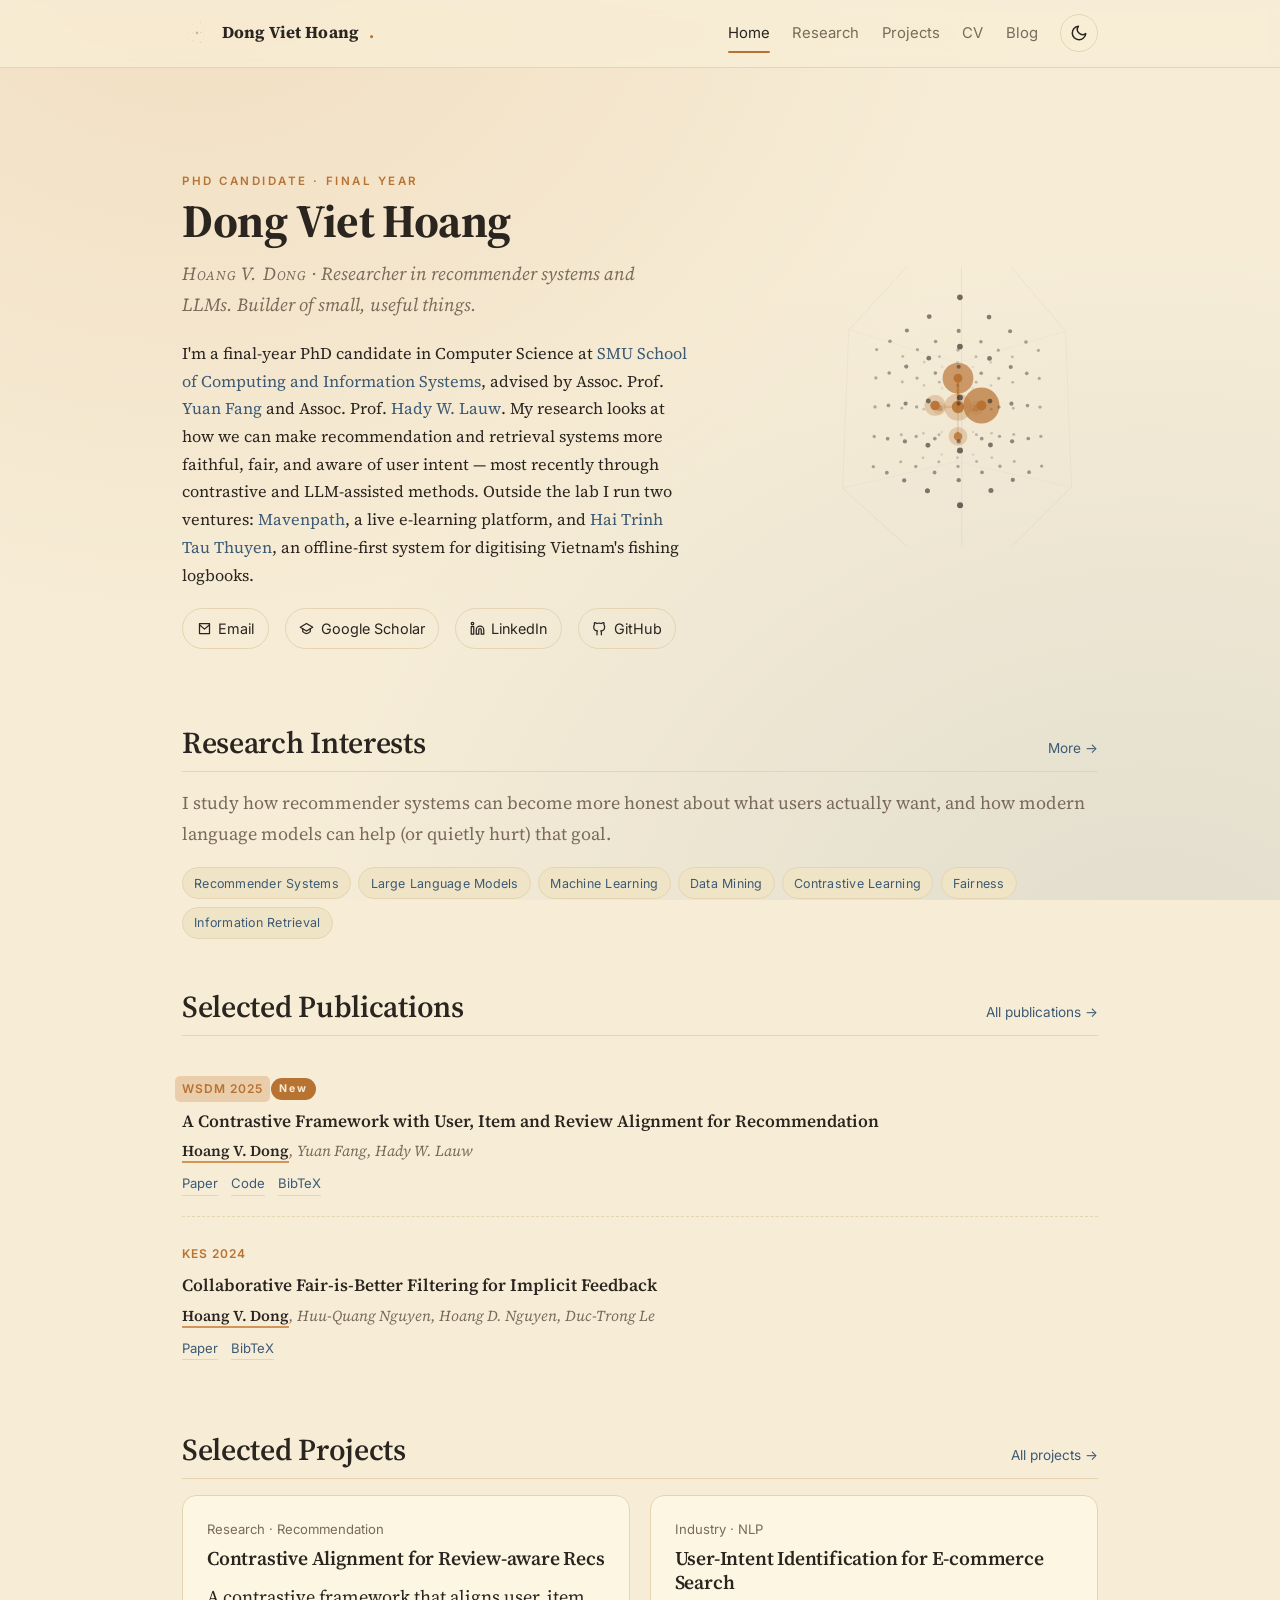
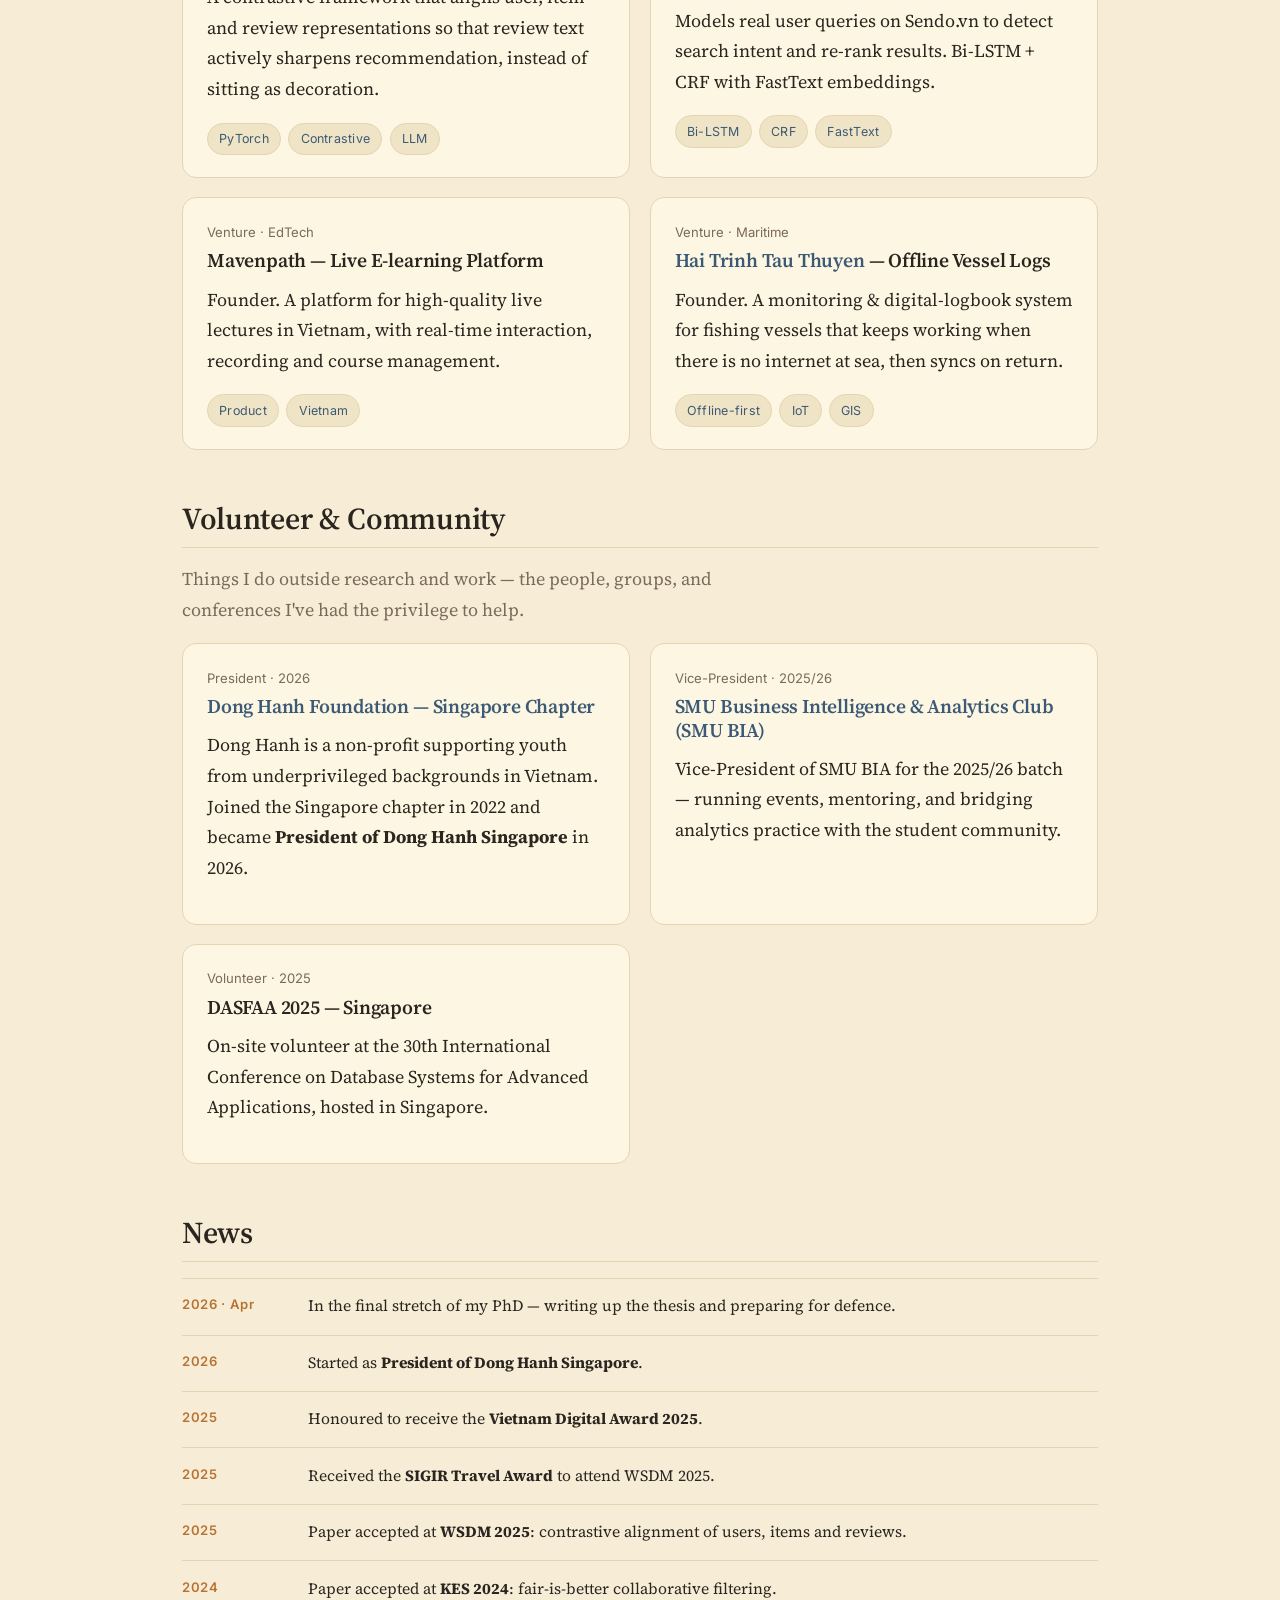
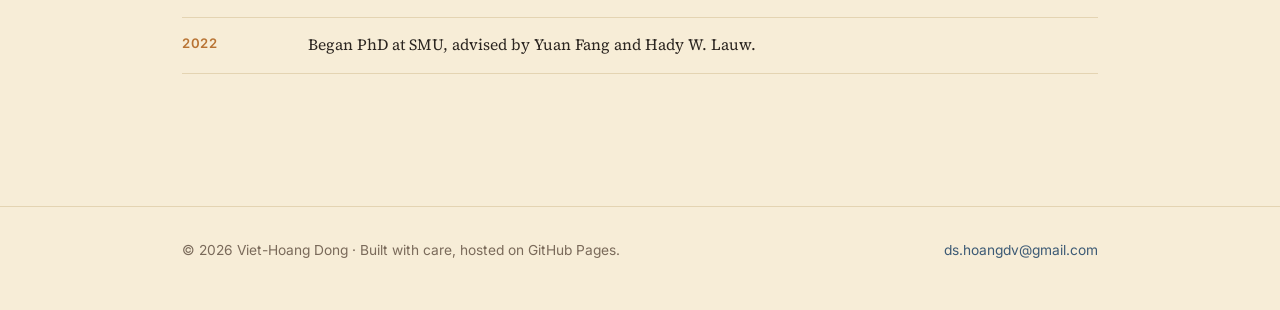
<file: index.html>
<!doctype html>
<html lang="en">
<head>
<meta charset="utf-8"/>
<meta name="viewport" content="width=device-width,initial-scale=1"/>
<title>Viet-Hoang Dong — PhD Candidate in Computer Science</title>
<meta name="description" content="Viet-Hoang Dong — PhD Candidate at SMU. Research in recommender systems, LLM, ML and data mining. Founder of Mavenpath & Hai Trinh Tau Thuyen."/>
<link rel="preconnect" href="https://fonts.googleapis.com">
<link rel="preconnect" href="https://fonts.gstatic.com" crossorigin>
<link href="https://fonts.googleapis.com/css2?family=Source+Serif+4:ital,opsz,wght@0,8..60,400;0,8..60,600;0,8..60,700;1,8..60,400&family=Inter:wght@400;500;600;700&family=JetBrains+Mono:wght@400;500&display=swap" rel="stylesheet">
<link rel="icon" type="image/svg+xml" href="favicon.svg"/>
<link rel="stylesheet" href="assets/css/styles.css"/>
<script src="assets/js/dvh-logo.js"></script>
<script src="assets/js/main.js"></script>
</head>
<body>

<!-- NAV -->
<nav class="nav">
  <div class="nav-inner">
    <a class="brand" href="index.html"><span class="brand-mark" data-dvh-logo data-size="28" data-gridn="3" data-cluster="0.9" data-speed="0.7" data-parallax="false"></span>Dong Viet Hoang<span class="dot">.</span></a>
    <button class="mobile-toggle" aria-label="Toggle menu">☰</button>
    <div class="nav-links">
      <a href="index.html">Home</a>
      <a href="research.html">Research</a>
      <a href="projects.html">Projects</a>
      <a href="cv.html">CV</a>
      <a href="blog.html">Blog</a>
      <button class="theme-toggle" aria-label="Toggle dark mode">
        <svg class="moon" viewBox="0 0 24 24" fill="none" stroke="currentColor" stroke-width="2" stroke-linecap="round" stroke-linejoin="round"><path d="M21 12.79A9 9 0 1 1 11.21 3a7 7 0 0 0 9.79 9.79Z"/></svg>
        <svg class="sun" viewBox="0 0 24 24" fill="none" stroke="currentColor" stroke-width="2" stroke-linecap="round" stroke-linejoin="round"><circle cx="12" cy="12" r="4"/><path d="M12 2v2M12 20v2M4.93 4.93l1.41 1.41M17.66 17.66l1.41 1.41M2 12h2M20 12h2M4.93 19.07l1.41-1.41M17.66 6.34l1.41-1.41"/></svg>
      </button>
    </div>
  </div>
</nav>

<main>
<div class="container">

  <!-- HERO -->
  <section class="hero">
    <div>
      <span class="eyebrow">PhD Candidate · Final Year</span>
      <h1>Dong Viet Hoang</h1>
      <p class="tagline"><span style="font-variant:small-caps;letter-spacing:.04em">Hoang V. Dong</span> · Researcher in recommender systems and LLMs. Builder of small, useful things.</p>
      <p class="bio">
        I'm a final-year PhD candidate in Computer Science at <a href="https://scis.smu.edu.sg/">SMU School of Computing and Information Systems</a>, advised by
        Assoc. Prof. <a href="https://www.yfang.site/">Yuan Fang</a> and Assoc. Prof. <a href="https://www.hadylauw.com/">Hady W. Lauw</a>.
        My research looks at how we can make recommendation and retrieval systems more faithful, fair, and aware of user intent — most recently through contrastive and LLM-assisted methods.
        Outside the lab I run two ventures: <a href="https://mavenpath.edu.vn">Mavenpath</a>, a live e-learning platform, and <a href="https://haitrinhtauthuyen.vn/">Hai Trinh Tau Thuyen</a>, an offline-first system for digitising Vietnam's fishing logbooks.
      </p>

      <div class="socials">
        <a href="mailto:ds.hoangdv@gmail.com" aria-label="Email">
          <svg viewBox="0 0 24 24" fill="none" stroke="currentColor" stroke-width="2" stroke-linecap="round" stroke-linejoin="round"><path d="M4 4h16v16H4z"/><path d="m4 6 8 7 8-7"/></svg>
          Email
        </a>
        <a href="https://scholar.google.com/citations?user=-yfJ7MgAAAAJ&hl=vi" target="_blank" rel="noopener">
          <svg viewBox="0 0 24 24" fill="none" stroke="currentColor" stroke-width="2" stroke-linecap="round" stroke-linejoin="round"><path d="M22 10 12 4 2 10l10 6 10-6Z"/><path d="M6 12v5c2 2 4 3 6 3s4-1 6-3v-5"/></svg>
          Google Scholar
        </a>
        <a href="https://www.linkedin.com/in/ericdong13/" target="_blank" rel="noopener">
          <svg viewBox="0 0 24 24" fill="none" stroke="currentColor" stroke-width="2" stroke-linecap="round" stroke-linejoin="round"><path d="M16 8a6 6 0 0 1 6 6v7h-4v-7a2 2 0 1 0-4 0v7h-4v-7a6 6 0 0 1 6-6Z"/><rect x="2" y="9" width="4" height="12"/><circle cx="4" cy="4" r="2"/></svg>
          LinkedIn
        </a>
        <a href="https://github.com/ds-hoangdv" target="_blank" rel="noopener">
          <svg viewBox="0 0 24 24" fill="none" stroke="currentColor" stroke-width="2" stroke-linecap="round" stroke-linejoin="round"><path d="M15 22v-4a3 3 0 0 0-.9-2.1c3-.3 6.1-1.5 6.1-6.5A5 5 0 0 0 19 6a4.6 4.6 0 0 0-.1-3.5S17.7 2.1 15 4a13.4 13.4 0 0 0-7 0C5.3 2.1 4.1 2.5 4.1 2.5A4.6 4.6 0 0 0 4 6a5 5 0 0 0-1.2 3.4c0 5 3 6.2 6 6.5A3 3 0 0 0 8 18v4"/></svg>
          GitHub
        </a>
      </div>
    </div>

    <!-- Animated 3D embedding mark (DVH Logo library) -->
    <div class="hero-mark" data-dvh-logo data-size="280" data-gridn="5" data-cluster="1.3" aria-label="Dong Viet Hoang — animated embedding mark"></div>
  </section>

  <!-- RESEARCH INTERESTS -->
  <section>
    <div class="section-head">
      <h2>Research Interests</h2>
      <a href="research.html">More →</a>
    </div>
    <p class="muted">I study how recommender systems can become more honest about what users actually want, and how modern language models can help (or quietly hurt) that goal.</p>
    <div class="chips">
      <span class="chip">Recommender Systems</span>
      <span class="chip">Large Language Models</span>
      <span class="chip">Machine Learning</span>
      <span class="chip">Data Mining</span>
      <span class="chip">Contrastive Learning</span>
      <span class="chip">Fairness</span>
      <span class="chip">Information Retrieval</span>
    </div>
  </section>

  <!-- SELECTED PUBLICATIONS -->
  <section>
    <div class="section-head">
      <h2>Selected Publications</h2>
      <a href="research.html#publications">All publications →</a>
    </div>
    <ul class="pub-list">
      <li>
        <span class="pub-venue hot">WSDM 2025</span><span class="badge-new">New</span>
        <div class="pub-title">A Contrastive Framework with User, Item and Review Alignment for Recommendation</div>
        <div class="pub-authors"><span class="me">Hoang V. Dong</span>, Yuan Fang, Hady W. Lauw</div>
        <div class="pub-links">
          <a href="#">Paper</a><a href="#">Code</a><a href="#">BibTeX</a>
        </div>
      </li>
      <li>
        <span class="pub-venue">KES 2024</span>
        <div class="pub-title">Collaborative Fair-is-Better Filtering for Implicit Feedback</div>
        <div class="pub-authors"><span class="me">Hoang V. Dong</span>, Huu-Quang Nguyen, Hoang D. Nguyen, Duc-Trong Le</div>
        <div class="pub-links">
          <a href="#">Paper</a><a href="#">BibTeX</a>
        </div>
      </li>
    </ul>
  </section>

  <!-- SELECTED PROJECTS -->
  <section>
    <div class="section-head">
      <h2>Selected Projects</h2>
      <a href="projects.html">All projects →</a>
    </div>
    <div class="grid cols-2">
      <div class="card">
        <div class="meta">Research · Recommendation</div>
        <h3>Contrastive Alignment for Review-aware Recs</h3>
        <p>A contrastive framework that aligns user, item and review representations so that review text actively sharpens recommendation, instead of sitting as decoration.</p>
        <div class="chips"><span class="chip">PyTorch</span><span class="chip">Contrastive</span><span class="chip">LLM</span></div>
      </div>
      <div class="card">
        <div class="meta">Industry · NLP</div>
        <h3>User-Intent Identification for E-commerce Search</h3>
        <p>Models real user queries on Sendo.vn to detect search intent and re-rank results. Bi-LSTM + CRF with FastText embeddings.</p>
        <div class="chips"><span class="chip">Bi-LSTM</span><span class="chip">CRF</span><span class="chip">FastText</span></div>
      </div>
      <div class="card">
        <div class="meta">Venture · EdTech</div>
        <h3>Mavenpath — Live E-learning Platform</h3>
        <p>Founder. A platform for high-quality live lectures in Vietnam, with real-time interaction, recording and course management.</p>
        <div class="chips"><span class="chip">Product</span><span class="chip">Vietnam</span></div>
      </div>
      <div class="card">
        <div class="meta">Venture · Maritime</div>
        <h3><a href="https://haitrinhtauthuyen.vn/">Hai Trinh Tau Thuyen</a> — Offline Vessel Logs</h3>
        <p>Founder. A monitoring &amp; digital-logbook system for fishing vessels that keeps working when there is no internet at sea, then syncs on return.</p>
        <div class="chips"><span class="chip">Offline-first</span><span class="chip">IoT</span><span class="chip">GIS</span></div>
      </div>
    </div>
  </section>

  <!-- VOLUNTEER / SERVICE -->
  <section>
    <div class="section-head">
      <h2>Volunteer &amp; Community</h2>
    </div>
    <p class="muted" style="max-width:68ch">Things I do outside research and work — the people, groups, and conferences I've had the privilege to help.</p>
    <div class="grid cols-2">
      <div class="card">
        <div class="meta">President · 2026</div>
        <h3><a href="https://donghanh.net/">Dong Hanh Foundation — Singapore Chapter</a></h3>
        <p>Dong Hanh is a non-profit supporting youth from underprivileged backgrounds in Vietnam. Joined the Singapore chapter in 2022 and became <strong>President of Dong Hanh Singapore</strong> in 2026.</p>
      </div>
      <div class="card">
        <div class="meta">Vice-President · 2025/26</div>
        <h3><a href="https://www.smubia.com/">SMU Business Intelligence &amp; Analytics Club (SMU BIA)</a></h3>
        <p>Vice-President of SMU BIA for the 2025/26 batch — running events, mentoring, and bridging analytics practice with the student community.</p>
      </div>
      <div class="card">
        <div class="meta">Volunteer · 2025</div>
        <h3>DASFAA 2025 — Singapore</h3>
        <p>On-site volunteer at the 30th International Conference on Database Systems for Advanced Applications, hosted in Singapore.</p>
      </div>
    </div>
  </section>

  <!-- NEWS -->
  <section>
    <div class="section-head"><h2>News</h2></div>
    <ul class="news">
      <li><span class="date">2026 · Apr</span><span>In the final stretch of my PhD — writing up the thesis and preparing for defence.</span></li>
      <li><span class="date">2026</span><span>Started as <strong>President of Dong Hanh Singapore</strong>.</span></li>
      <li><span class="date">2025</span><span>Honoured to receive the <strong>Vietnam Digital Award 2025</strong>.</span></li>
      <li><span class="date">2025</span><span>Received the <strong>SIGIR Travel Award</strong> to attend WSDM 2025.</span></li>
      <li><span class="date">2025</span><span>Paper accepted at <strong>WSDM 2025</strong>: contrastive alignment of users, items and reviews.</span></li>
      <li><span class="date">2024</span><span>Paper accepted at <strong>KES 2024</strong>: fair-is-better collaborative filtering.</span></li>
      <li><span class="date">2022</span><span>Began PhD at SMU, advised by Yuan Fang and Hady W. Lauw.</span></li>
    </ul>
  </section>

</div>
</main>

<footer>
  <div class="container">
    <div>© 2026 Viet-Hoang Dong · Built with care, hosted on GitHub Pages.</div>
    <div><a href="mailto:ds.hoangdv@gmail.com">ds.hoangdv@gmail.com</a></div>
  </div>
</footer>

</body>
</html>
</file>
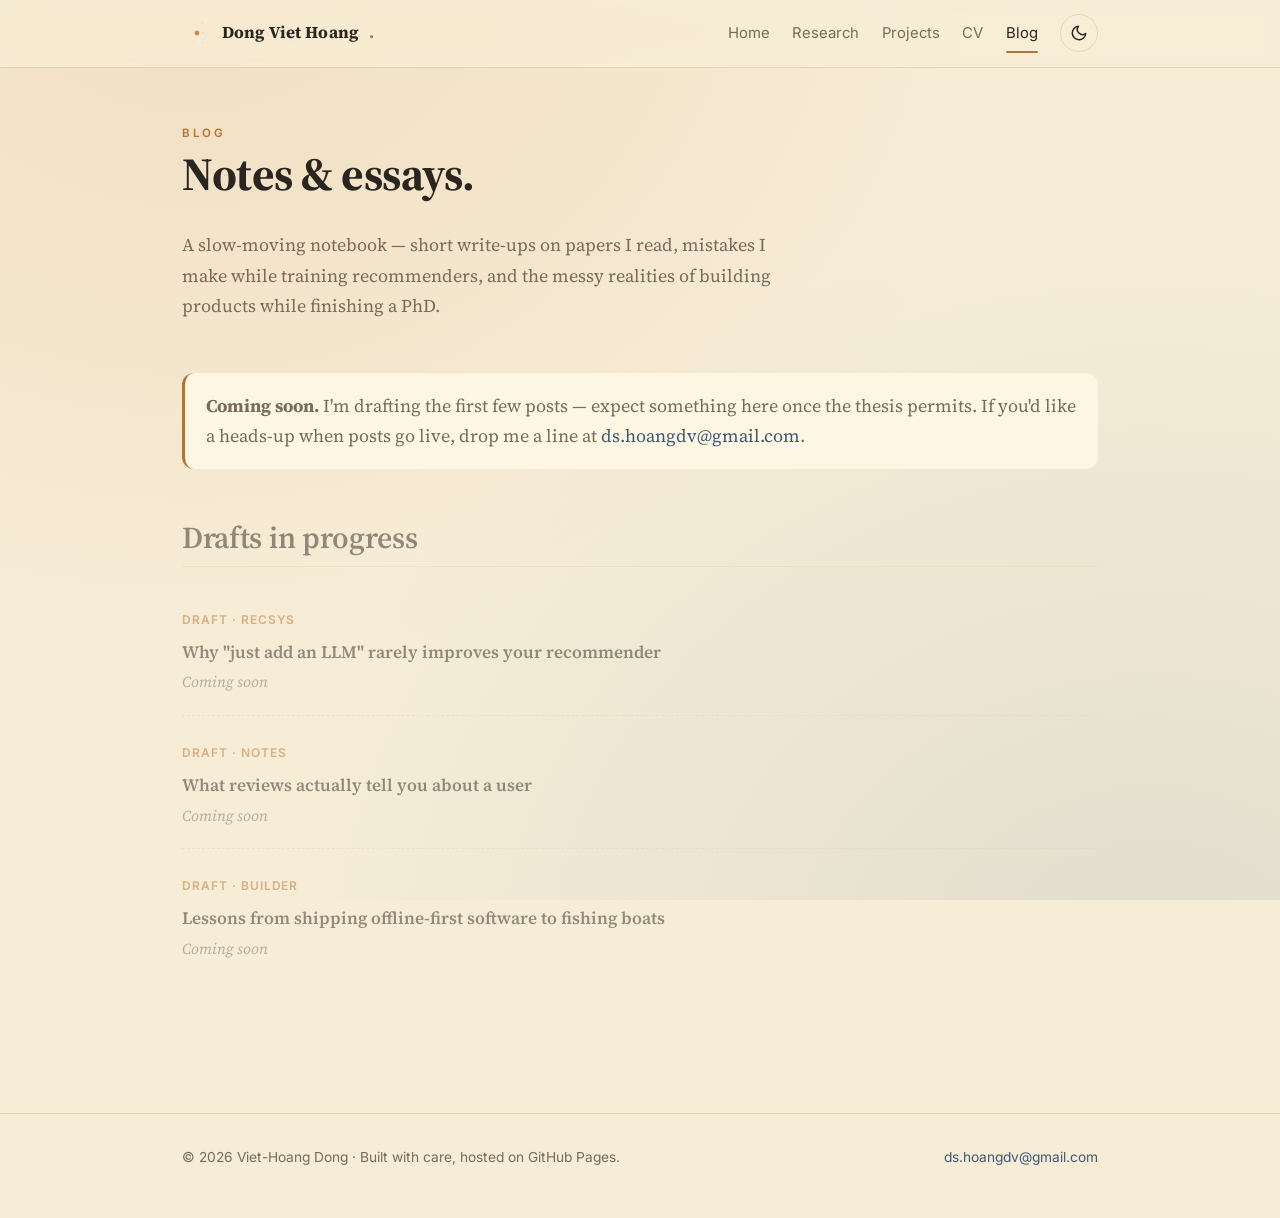
<file: blog.html>
<!doctype html>
<html lang="en">
<head>
<meta charset="utf-8"/>
<meta name="viewport" content="width=device-width,initial-scale=1"/>
<title>Blog — Viet-Hoang Dong</title>
<meta name="description" content="Notes, essays and research reflections by Viet-Hoang Dong."/>
<link rel="preconnect" href="https://fonts.googleapis.com">
<link rel="preconnect" href="https://fonts.gstatic.com" crossorigin>
<link href="https://fonts.googleapis.com/css2?family=Source+Serif+4:ital,opsz,wght@0,8..60,400;0,8..60,600;0,8..60,700;1,8..60,400&family=Inter:wght@400;500;600;700&family=JetBrains+Mono:wght@400;500&display=swap" rel="stylesheet">
<link rel="icon" type="image/svg+xml" href="favicon.svg"/>
<link rel="stylesheet" href="assets/css/styles.css"/>
<script src="assets/js/dvh-logo.js"></script>
<script src="assets/js/main.js"></script>
</head>
<body>

<nav class="nav">
  <div class="nav-inner">
    <a class="brand" href="index.html"><span class="brand-mark" data-dvh-logo data-size="28" data-gridn="3" data-cluster="0.9" data-speed="0.7" data-parallax="false"></span>Dong Viet Hoang<span class="dot">.</span></a>
    <button class="mobile-toggle" aria-label="Toggle menu">☰</button>
    <div class="nav-links">
      <a href="index.html">Home</a>
      <a href="research.html">Research</a>
      <a href="projects.html">Projects</a>
      <a href="cv.html">CV</a>
      <a href="blog.html">Blog</a>
      <button class="theme-toggle" aria-label="Toggle dark mode">
        <svg class="moon" viewBox="0 0 24 24" fill="none" stroke="currentColor" stroke-width="2" stroke-linecap="round" stroke-linejoin="round"><path d="M21 12.79A9 9 0 1 1 11.21 3a7 7 0 0 0 9.79 9.79Z"/></svg>
        <svg class="sun" viewBox="0 0 24 24" fill="none" stroke="currentColor" stroke-width="2" stroke-linecap="round" stroke-linejoin="round"><circle cx="12" cy="12" r="4"/><path d="M12 2v2M12 20v2M4.93 4.93l1.41 1.41M17.66 17.66l1.41 1.41M2 12h2M20 12h2M4.93 19.07l1.41-1.41M17.66 6.34l1.41-1.41"/></svg>
      </button>
    </div>
  </div>
</nav>

<main>
<div class="container">

  <section>
    <span class="eyebrow">Blog</span>
    <h1>Notes &amp; essays.</h1>
    <p class="muted" style="max-width:68ch">
      A slow-moving notebook — short write-ups on papers I read, mistakes I make while training recommenders, and the messy realities of building products while finishing a PhD.
    </p>
  </section>

  <section>
    <div class="callout">
      <strong>Coming soon.</strong> I'm drafting the first few posts — expect something here once the thesis permits. If you'd like a heads-up when posts go live, drop me a line at <a href="mailto:ds.hoangdv@gmail.com">ds.hoangdv@gmail.com</a>.
    </div>
  </section>

  <!-- Placeholder list structure so future posts drop in cleanly. -->
  <section style="opacity:.5">
    <div class="section-head"><h2>Drafts in progress</h2></div>
    <ul class="pub-list">
      <li>
        <span class="pub-venue">Draft · Recsys</span>
        <div class="pub-title">Why "just add an LLM" rarely improves your recommender</div>
        <div class="pub-authors">Coming soon</div>
      </li>
      <li>
        <span class="pub-venue">Draft · Notes</span>
        <div class="pub-title">What reviews actually tell you about a user</div>
        <div class="pub-authors">Coming soon</div>
      </li>
      <li>
        <span class="pub-venue">Draft · Builder</span>
        <div class="pub-title">Lessons from shipping offline-first software to fishing boats</div>
        <div class="pub-authors">Coming soon</div>
      </li>
    </ul>
  </section>

</div>
</main>

<footer>
  <div class="container">
    <div>© 2026 Viet-Hoang Dong · Built with care, hosted on GitHub Pages.</div>
    <div><a href="mailto:ds.hoangdv@gmail.com">ds.hoangdv@gmail.com</a></div>
  </div>
</footer>

</body>
</html>
</file>
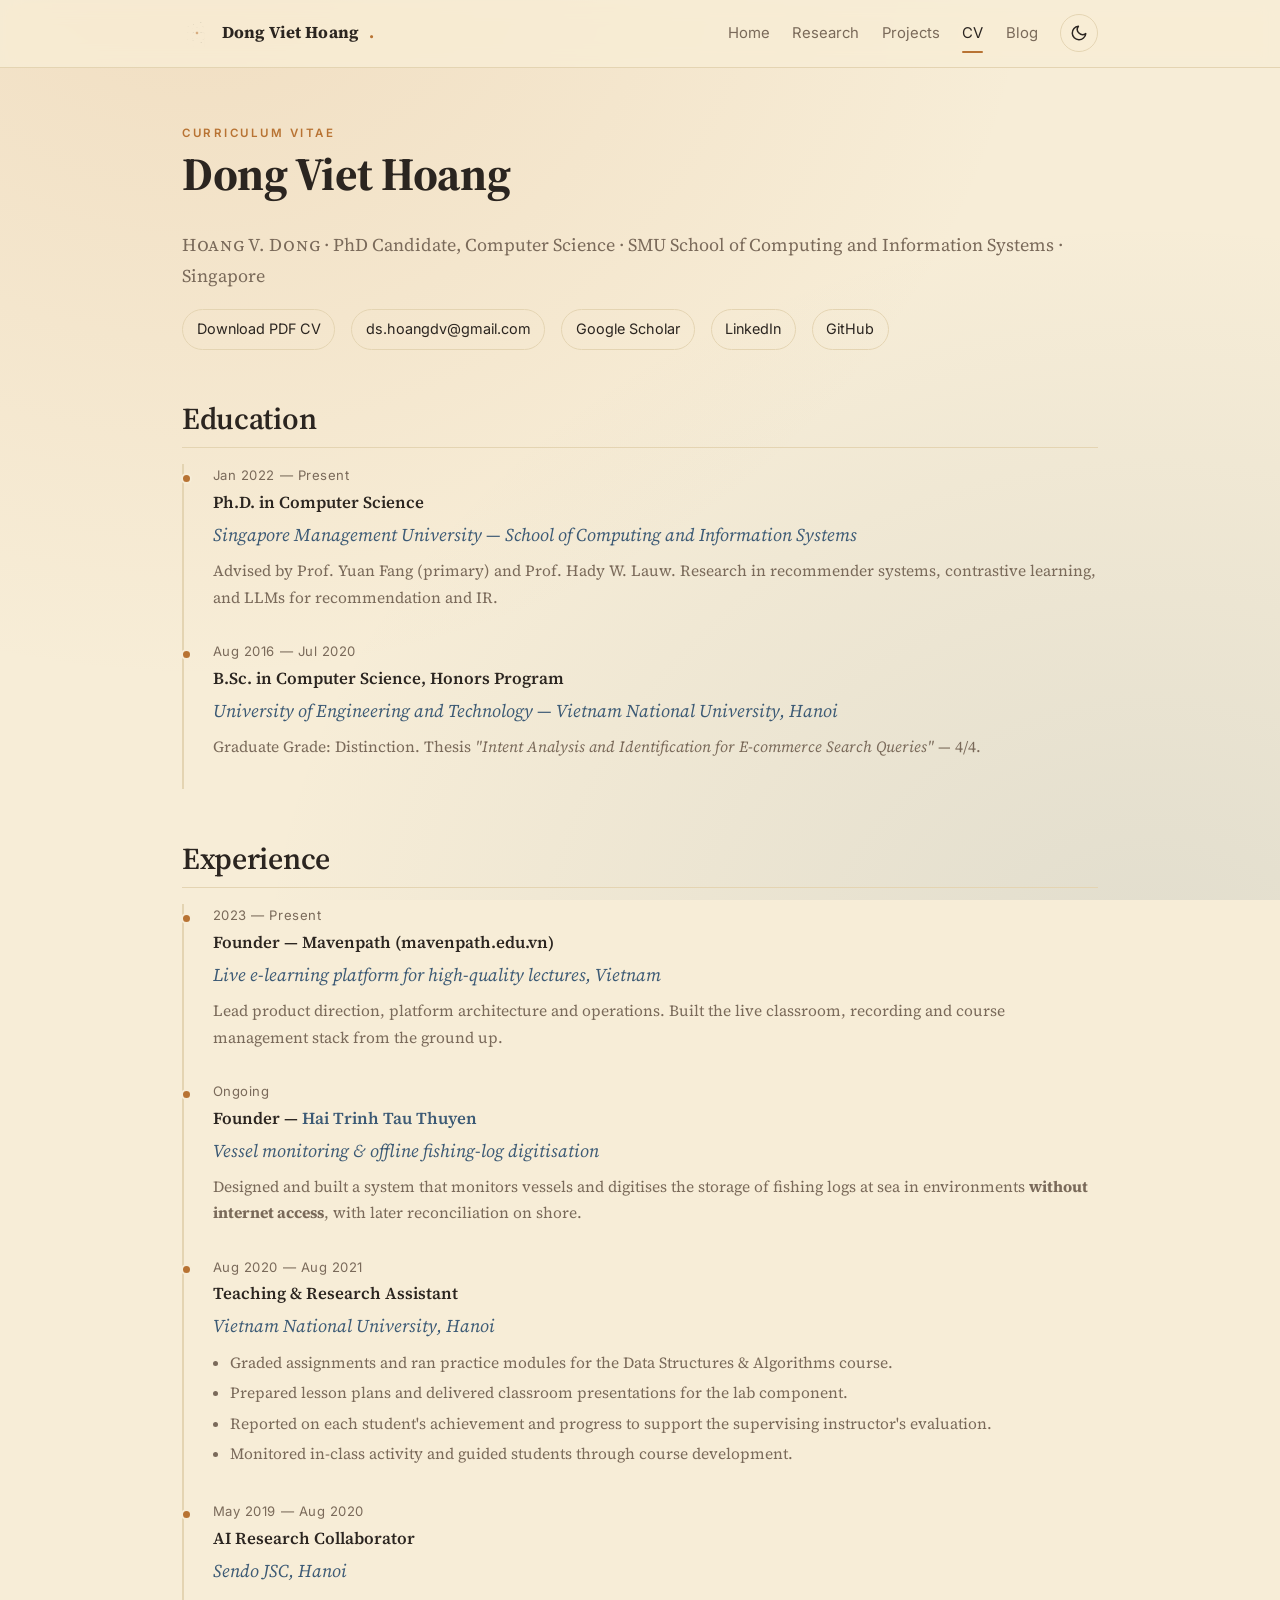
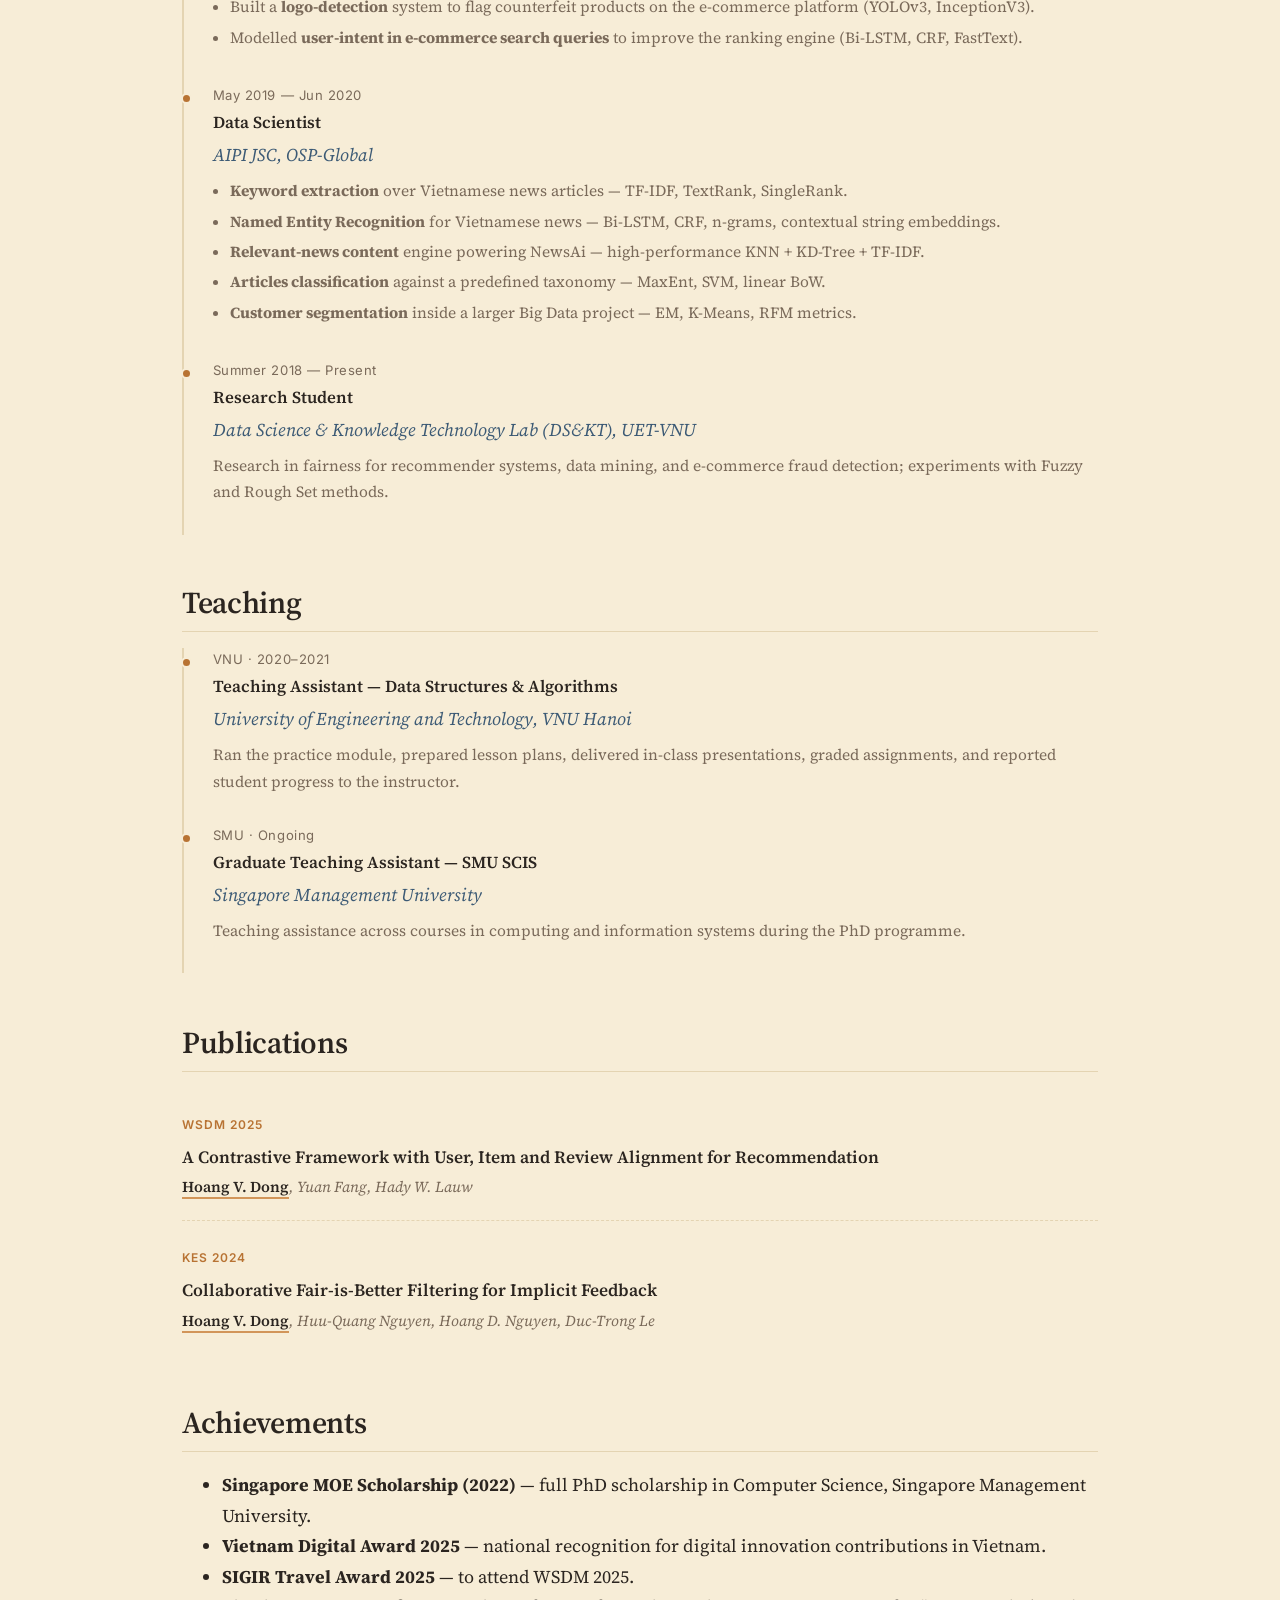
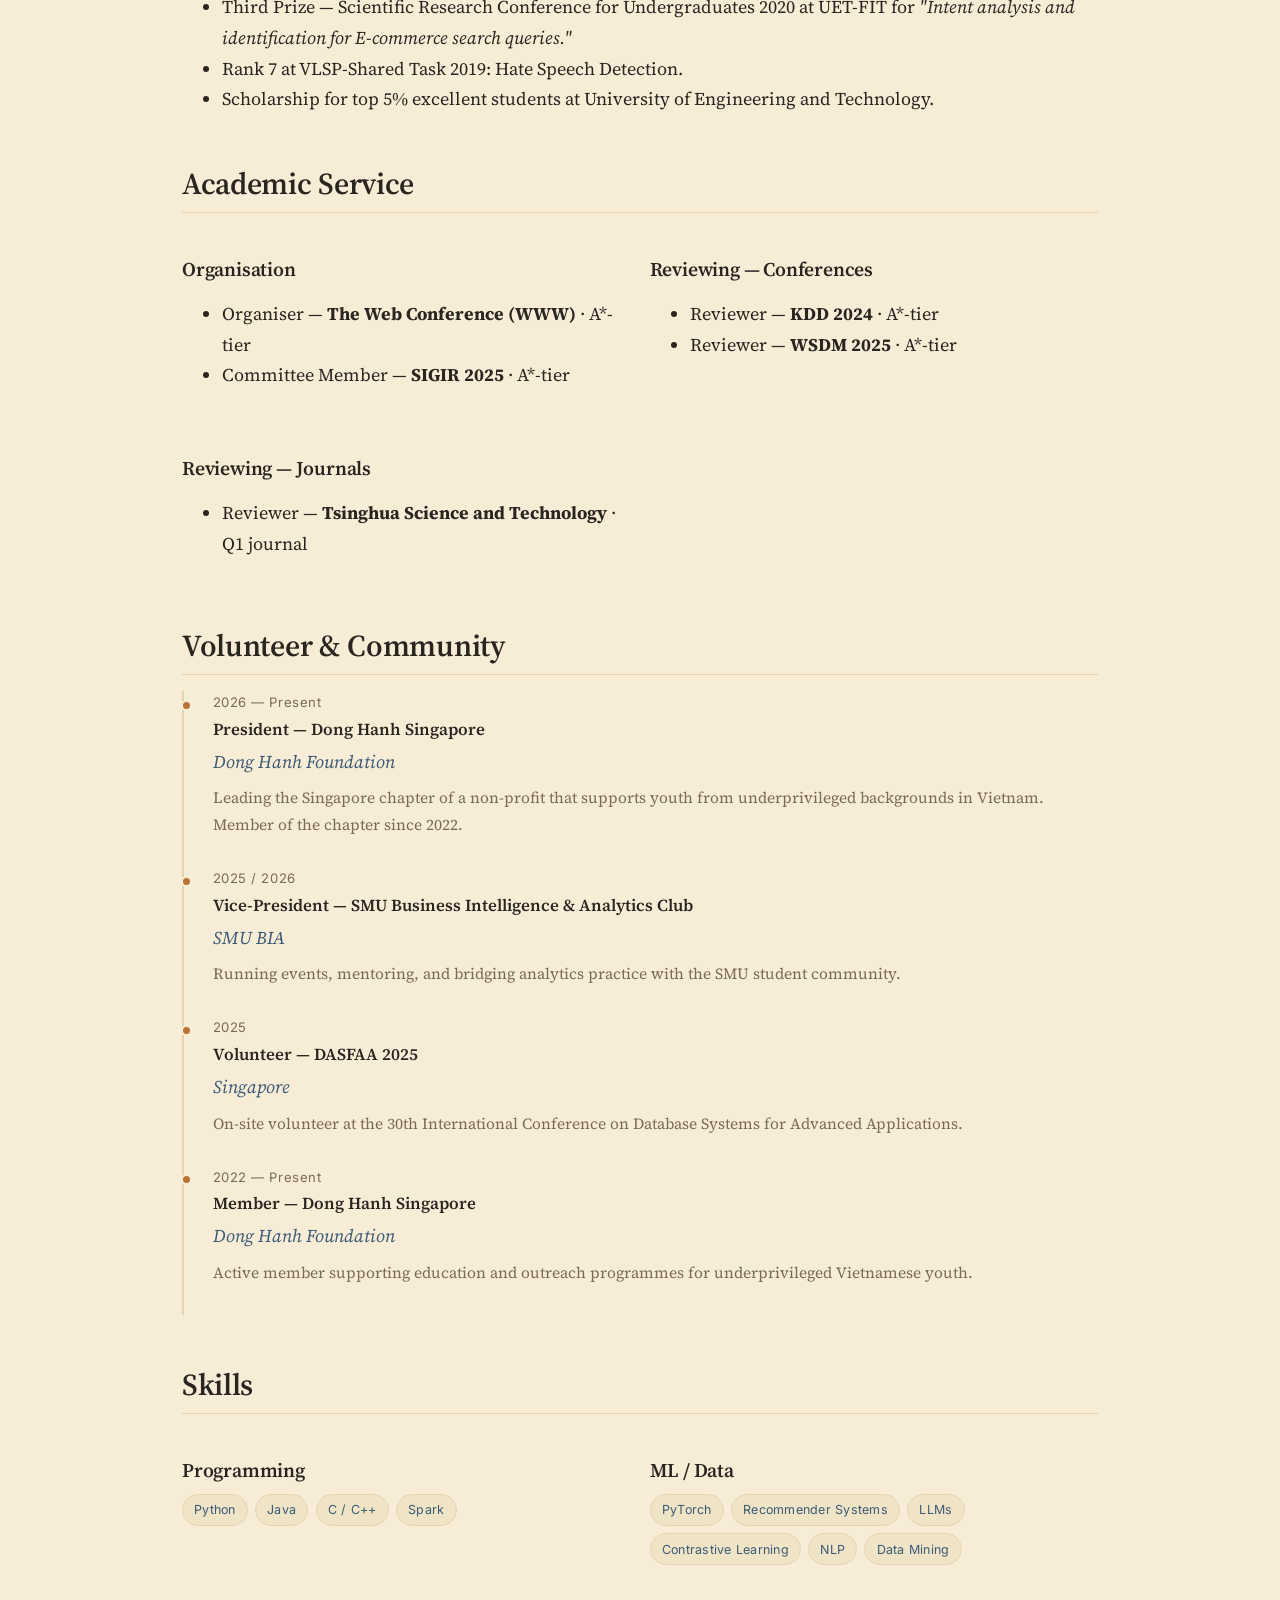
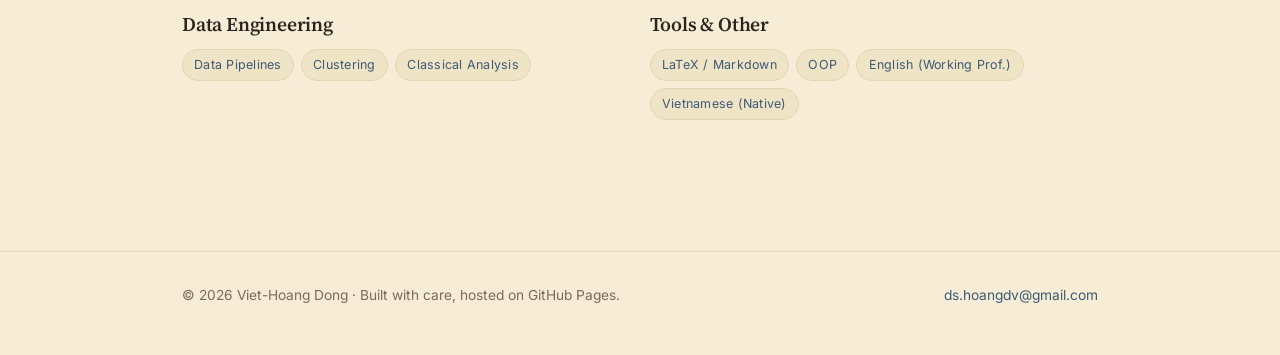
<file: cv.html>
<!doctype html>
<html lang="en">
<head>
<meta charset="utf-8"/>
<meta name="viewport" content="width=device-width,initial-scale=1"/>
<title>CV — Viet-Hoang Dong</title>
<meta name="description" content="Curriculum Vitae of Viet-Hoang Dong."/>
<link rel="preconnect" href="https://fonts.googleapis.com">
<link rel="preconnect" href="https://fonts.gstatic.com" crossorigin>
<link href="https://fonts.googleapis.com/css2?family=Source+Serif+4:ital,opsz,wght@0,8..60,400;0,8..60,600;0,8..60,700;1,8..60,400&family=Inter:wght@400;500;600;700&family=JetBrains+Mono:wght@400;500&display=swap" rel="stylesheet">
<link rel="icon" type="image/svg+xml" href="favicon.svg"/>
<link rel="stylesheet" href="assets/css/styles.css"/>
<script src="assets/js/dvh-logo.js"></script>
<script src="assets/js/main.js"></script>
</head>
<body>

<nav class="nav">
  <div class="nav-inner">
    <a class="brand" href="index.html"><span class="brand-mark" data-dvh-logo data-size="28" data-gridn="3" data-cluster="0.9" data-speed="0.7" data-parallax="false"></span>Dong Viet Hoang<span class="dot">.</span></a>
    <button class="mobile-toggle" aria-label="Toggle menu">☰</button>
    <div class="nav-links">
      <a href="index.html">Home</a>
      <a href="research.html">Research</a>
      <a href="projects.html">Projects</a>
      <a href="cv.html">CV</a>
      <a href="blog.html">Blog</a>
      <button class="theme-toggle" aria-label="Toggle dark mode">
        <svg class="moon" viewBox="0 0 24 24" fill="none" stroke="currentColor" stroke-width="2" stroke-linecap="round" stroke-linejoin="round"><path d="M21 12.79A9 9 0 1 1 11.21 3a7 7 0 0 0 9.79 9.79Z"/></svg>
        <svg class="sun" viewBox="0 0 24 24" fill="none" stroke="currentColor" stroke-width="2" stroke-linecap="round" stroke-linejoin="round"><circle cx="12" cy="12" r="4"/><path d="M12 2v2M12 20v2M4.93 4.93l1.41 1.41M17.66 17.66l1.41 1.41M2 12h2M20 12h2M4.93 19.07l1.41-1.41M17.66 6.34l1.41-1.41"/></svg>
      </button>
    </div>
  </div>
</nav>

<main>
<div class="container">

  <section>
    <span class="eyebrow">Curriculum Vitae</span>
    <h1>Dong Viet Hoang</h1>
    <p class="muted"><span style="font-variant:small-caps;letter-spacing:.04em">Hoang V. Dong</span> · PhD Candidate, Computer Science · SMU School of Computing and Information Systems · Singapore</p>
    <div class="socials" style="margin-top:1rem">
      <a href="assets/cv/HoangDV_CV_2026.pdf" download>Download PDF CV</a>
      <a href="mailto:ds.hoangdv@gmail.com">ds.hoangdv@gmail.com</a>
      <a href="https://scholar.google.com/citations?user=-yfJ7MgAAAAJ&hl=vi" target="_blank" rel="noopener">Google Scholar</a>
      <a href="https://www.linkedin.com/in/ericdong13/" target="_blank" rel="noopener">LinkedIn</a>
      <a href="https://github.com/ds-hoangdv" target="_blank" rel="noopener">GitHub</a>
    </div>
  </section>

  <section>
    <div class="section-head"><h2>Education</h2></div>
    <div class="timeline">
      <div class="tl-item">
        <div class="tl-date">Jan 2022 — Present</div>
        <div class="tl-title">Ph.D. in Computer Science</div>
        <div class="tl-org">Singapore Management University — School of Computing and Information Systems</div>
        <div class="tl-body">Advised by Prof. Yuan Fang (primary) and Prof. Hady W. Lauw. Research in recommender systems, contrastive learning, and LLMs for recommendation and IR.</div>
      </div>
      <div class="tl-item">
        <div class="tl-date">Aug 2016 — Jul 2020</div>
        <div class="tl-title">B.Sc. in Computer Science, Honors Program</div>
        <div class="tl-org">University of Engineering and Technology — Vietnam National University, Hanoi</div>
        <div class="tl-body">
          Graduate Grade: Distinction. Thesis <em>"Intent Analysis and Identification for E-commerce Search Queries"</em> — 4/4.
        </div>
      </div>
    </div>
  </section>

  <section>
    <div class="section-head"><h2>Experience</h2></div>
    <div class="timeline">
      <div class="tl-item">
        <div class="tl-date">2023 — Present</div>
        <div class="tl-title">Founder — Mavenpath (mavenpath.edu.vn)</div>
        <div class="tl-org">Live e-learning platform for high-quality lectures, Vietnam</div>
        <div class="tl-body">Lead product direction, platform architecture and operations. Built the live classroom, recording and course management stack from the ground up.</div>
      </div>

      <div class="tl-item">
        <div class="tl-date">Ongoing</div>
        <div class="tl-title">Founder — <a href="https://haitrinhtauthuyen.vn/">Hai Trinh Tau Thuyen</a></div>
        <div class="tl-org">Vessel monitoring &amp; offline fishing-log digitisation</div>
        <div class="tl-body">Designed and built a system that monitors vessels and digitises the storage of fishing logs at sea in environments <strong>without internet access</strong>, with later reconciliation on shore.</div>
      </div>

      <div class="tl-item">
        <div class="tl-date">Aug 2020 — Aug 2021</div>
        <div class="tl-title">Teaching &amp; Research Assistant</div>
        <div class="tl-org">Vietnam National University, Hanoi</div>
        <div class="tl-body">
          <ul>
            <li>Graded assignments and ran practice modules for the Data Structures &amp; Algorithms course.</li>
            <li>Prepared lesson plans and delivered classroom presentations for the lab component.</li>
            <li>Reported on each student's achievement and progress to support the supervising instructor's evaluation.</li>
            <li>Monitored in-class activity and guided students through course development.</li>
          </ul>
        </div>
      </div>

      <div class="tl-item">
        <div class="tl-date">May 2019 — Aug 2020</div>
        <div class="tl-title">AI Research Collaborator</div>
        <div class="tl-org">Sendo JSC, Hanoi</div>
        <div class="tl-body">
          <ul>
            <li>Built a <strong>logo-detection</strong> system to flag counterfeit products on the e-commerce platform (YOLOv3, InceptionV3).</li>
            <li>Modelled <strong>user-intent in e-commerce search queries</strong> to improve the ranking engine (Bi-LSTM, CRF, FastText).</li>
          </ul>
        </div>
      </div>

      <div class="tl-item">
        <div class="tl-date">May 2019 — Jun 2020</div>
        <div class="tl-title">Data Scientist</div>
        <div class="tl-org">AIPI JSC, OSP-Global</div>
        <div class="tl-body">
          <ul>
            <li><strong>Keyword extraction</strong> over Vietnamese news articles — TF-IDF, TextRank, SingleRank.</li>
            <li><strong>Named Entity Recognition</strong> for Vietnamese news — Bi-LSTM, CRF, n-grams, contextual string embeddings.</li>
            <li><strong>Relevant-news content</strong> engine powering NewsAi — high-performance KNN + KD-Tree + TF-IDF.</li>
            <li><strong>Articles classification</strong> against a predefined taxonomy — MaxEnt, SVM, linear BoW.</li>
            <li><strong>Customer segmentation</strong> inside a larger Big Data project — EM, K-Means, RFM metrics.</li>
          </ul>
        </div>
      </div>

      <div class="tl-item">
        <div class="tl-date">Summer 2018 — Present</div>
        <div class="tl-title">Research Student</div>
        <div class="tl-org">Data Science &amp; Knowledge Technology Lab (DS&amp;KT), UET-VNU</div>
        <div class="tl-body">
          Research in fairness for recommender systems, data mining, and e-commerce fraud detection; experiments with Fuzzy and Rough Set methods.
        </div>
      </div>
    </div>
  </section>

  <section>
    <div class="section-head"><h2>Teaching</h2></div>
    <div class="timeline">
      <div class="tl-item">
        <div class="tl-date">VNU · 2020–2021</div>
        <div class="tl-title">Teaching Assistant — Data Structures &amp; Algorithms</div>
        <div class="tl-org">University of Engineering and Technology, VNU Hanoi</div>
        <div class="tl-body">Ran the practice module, prepared lesson plans, delivered in-class presentations, graded assignments, and reported student progress to the instructor.</div>
      </div>
      <div class="tl-item">
        <div class="tl-date">SMU · Ongoing</div>
        <div class="tl-title">Graduate Teaching Assistant — SMU SCIS</div>
        <div class="tl-org">Singapore Management University</div>
        <div class="tl-body">Teaching assistance across courses in computing and information systems during the PhD programme.</div>
      </div>
    </div>
  </section>

  <section>
    <div class="section-head"><h2>Publications</h2></div>
    <ul class="pub-list">
      <li>
        <span class="pub-venue">WSDM 2025</span>
        <div class="pub-title">A Contrastive Framework with User, Item and Review Alignment for Recommendation</div>
        <div class="pub-authors"><span class="me">Hoang V. Dong</span>, Yuan Fang, Hady W. Lauw</div>
      </li>
      <li>
        <span class="pub-venue">KES 2024</span>
        <div class="pub-title">Collaborative Fair-is-Better Filtering for Implicit Feedback</div>
        <div class="pub-authors"><span class="me">Hoang V. Dong</span>, Huu-Quang Nguyen, Hoang D. Nguyen, Duc-Trong Le</div>
      </li>
    </ul>
  </section>

  <section>
    <div class="section-head"><h2>Achievements</h2></div>
    <ul>
      <li><strong>Singapore MOE Scholarship (2022)</strong> — full PhD scholarship in Computer Science, Singapore Management University.</li>
      <li><strong>Vietnam Digital Award 2025</strong> — national recognition for digital innovation contributions in Vietnam.</li>
      <li><strong>SIGIR Travel Award 2025</strong> — to attend WSDM 2025.</li>
      <li>Third Prize — Scientific Research Conference for Undergraduates 2020 at UET-FIT for <em>"Intent analysis and identification for E-commerce search queries."</em></li>
      <li>Rank 7 at VLSP-Shared Task 2019: Hate Speech Detection.</li>
      <li>Scholarship for top 5% excellent students at University of Engineering and Technology.</li>
    </ul>
  </section>

  <section>
    <div class="section-head"><h2>Academic Service</h2></div>
    <div class="grid cols-2">
      <div>
        <h3>Organisation</h3>
        <ul>
          <li>Organiser — <strong>The Web Conference (WWW)</strong> · A*-tier</li>
          <li>Committee Member — <strong>SIGIR 2025</strong> · A*-tier</li>
        </ul>
      </div>
      <div>
        <h3>Reviewing — Conferences</h3>
        <ul>
          <li>Reviewer — <strong>KDD 2024</strong> · A*-tier</li>
          <li>Reviewer — <strong>WSDM 2025</strong> · A*-tier</li>
        </ul>
      </div>
      <div>
        <h3>Reviewing — Journals</h3>
        <ul>
          <li>Reviewer — <strong>Tsinghua Science and Technology</strong> · Q1 journal</li>
        </ul>
      </div>
    </div>
  </section>

  <section>
    <div class="section-head"><h2>Volunteer &amp; Community</h2></div>
    <div class="timeline">
      <div class="tl-item">
        <div class="tl-date">2026 — Present</div>
        <div class="tl-title">President — Dong Hanh Singapore</div>
        <div class="tl-org"><a href="https://donghanh.net/">Dong Hanh Foundation</a></div>
        <div class="tl-body">Leading the Singapore chapter of a non-profit that supports youth from underprivileged backgrounds in Vietnam. Member of the chapter since 2022.</div>
      </div>
      <div class="tl-item">
        <div class="tl-date">2025 / 2026</div>
        <div class="tl-title">Vice-President — SMU Business Intelligence &amp; Analytics Club</div>
        <div class="tl-org"><a href="https://www.smubia.com/">SMU BIA</a></div>
        <div class="tl-body">Running events, mentoring, and bridging analytics practice with the SMU student community.</div>
      </div>
      <div class="tl-item">
        <div class="tl-date">2025</div>
        <div class="tl-title">Volunteer — DASFAA 2025</div>
        <div class="tl-org">Singapore</div>
        <div class="tl-body">On-site volunteer at the 30th International Conference on Database Systems for Advanced Applications.</div>
      </div>
      <div class="tl-item">
        <div class="tl-date">2022 — Present</div>
        <div class="tl-title">Member — Dong Hanh Singapore</div>
        <div class="tl-org"><a href="https://donghanh.net/">Dong Hanh Foundation</a></div>
        <div class="tl-body">Active member supporting education and outreach programmes for underprivileged Vietnamese youth.</div>
      </div>
    </div>
  </section>

  <section>
    <div class="section-head"><h2>Skills</h2></div>
    <div class="grid cols-2">
      <div>
        <h3>Programming</h3>
        <div class="chips">
          <span class="chip">Python</span><span class="chip">Java</span><span class="chip">C / C++</span><span class="chip">Spark</span>
        </div>
      </div>
      <div>
        <h3>ML / Data</h3>
        <div class="chips">
          <span class="chip">PyTorch</span><span class="chip">Recommender Systems</span><span class="chip">LLMs</span><span class="chip">Contrastive Learning</span><span class="chip">NLP</span><span class="chip">Data Mining</span>
        </div>
      </div>
      <div>
        <h3>Data Engineering</h3>
        <div class="chips">
          <span class="chip">Data Pipelines</span><span class="chip">Clustering</span><span class="chip">Classical Analysis</span>
        </div>
      </div>
      <div>
        <h3>Tools &amp; Other</h3>
        <div class="chips">
          <span class="chip">LaTeX / Markdown</span><span class="chip">OOP</span><span class="chip">English (Working Prof.)</span><span class="chip">Vietnamese (Native)</span>
        </div>
      </div>
    </div>
  </section>

</div>
</main>

<footer>
  <div class="container">
    <div>© 2026 Viet-Hoang Dong · Built with care, hosted on GitHub Pages.</div>
    <div><a href="mailto:ds.hoangdv@gmail.com">ds.hoangdv@gmail.com</a></div>
  </div>
</footer>

</body>
</html>
</file>
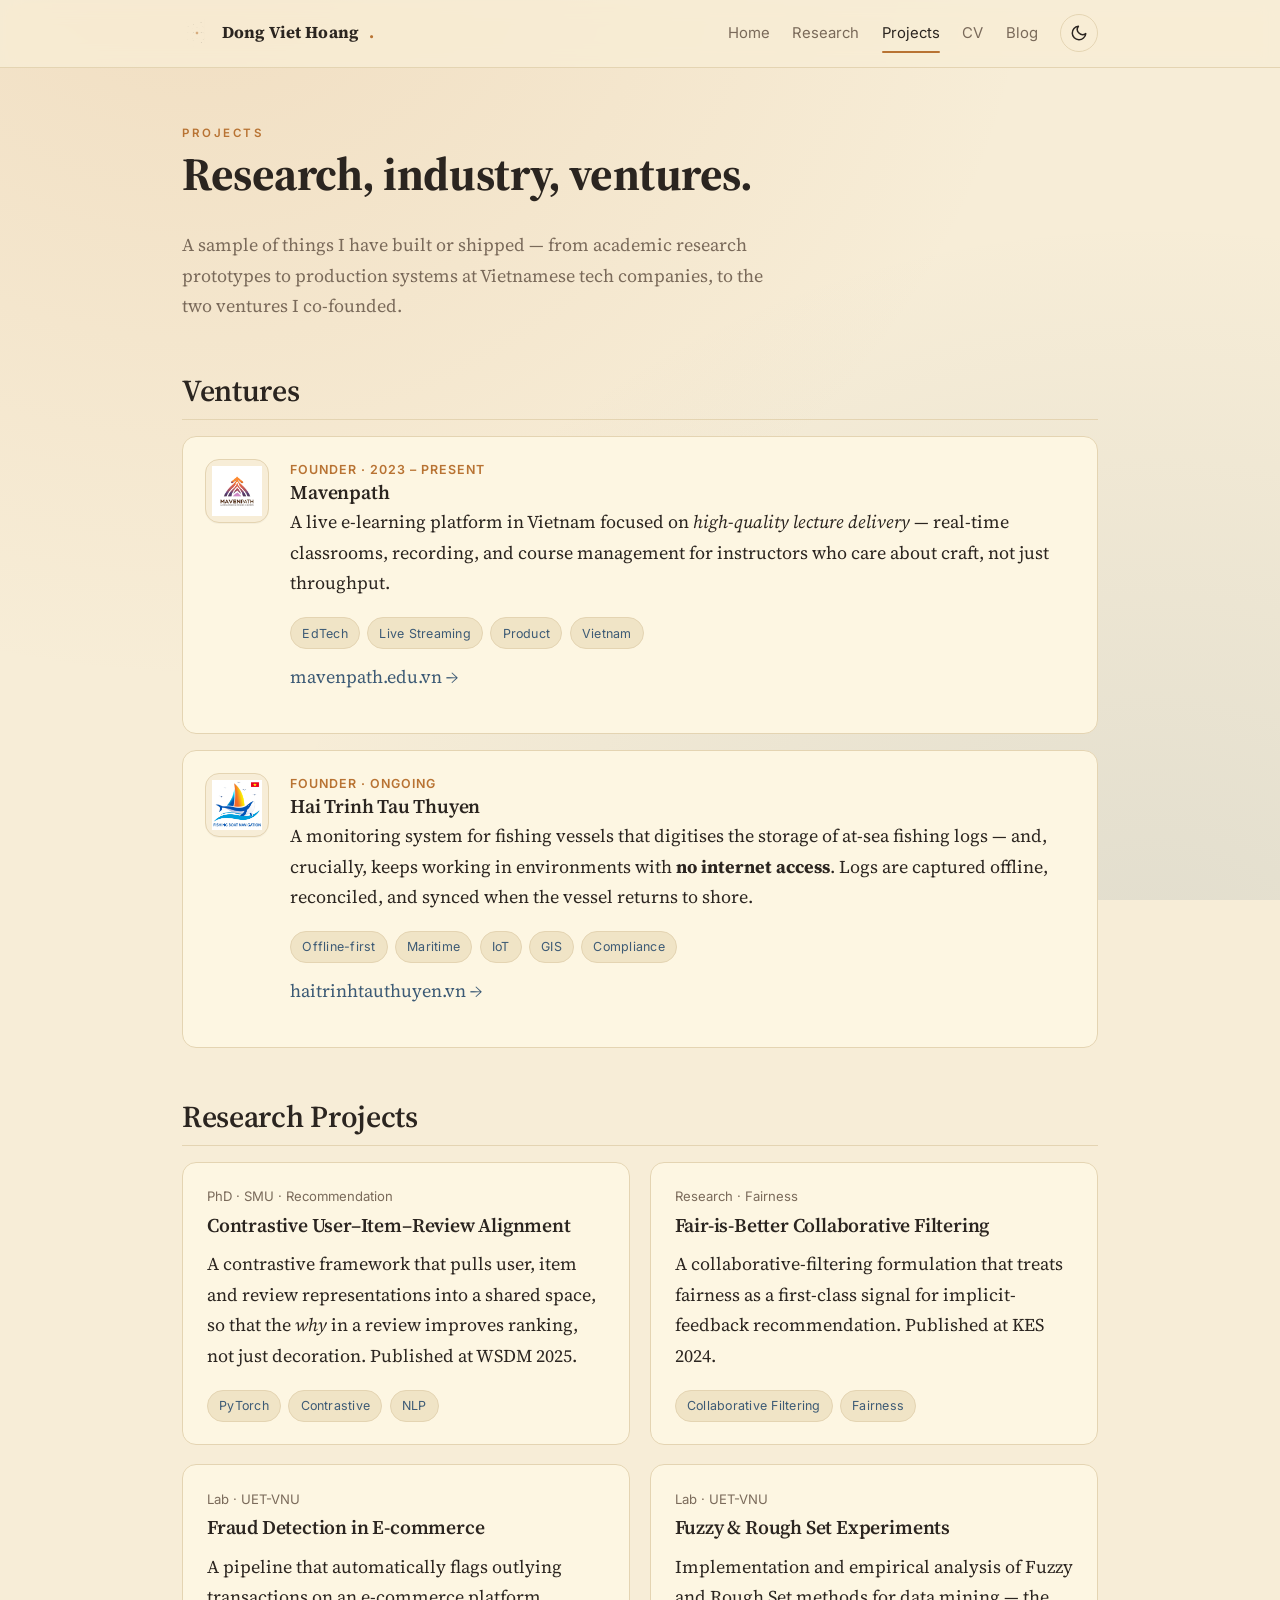
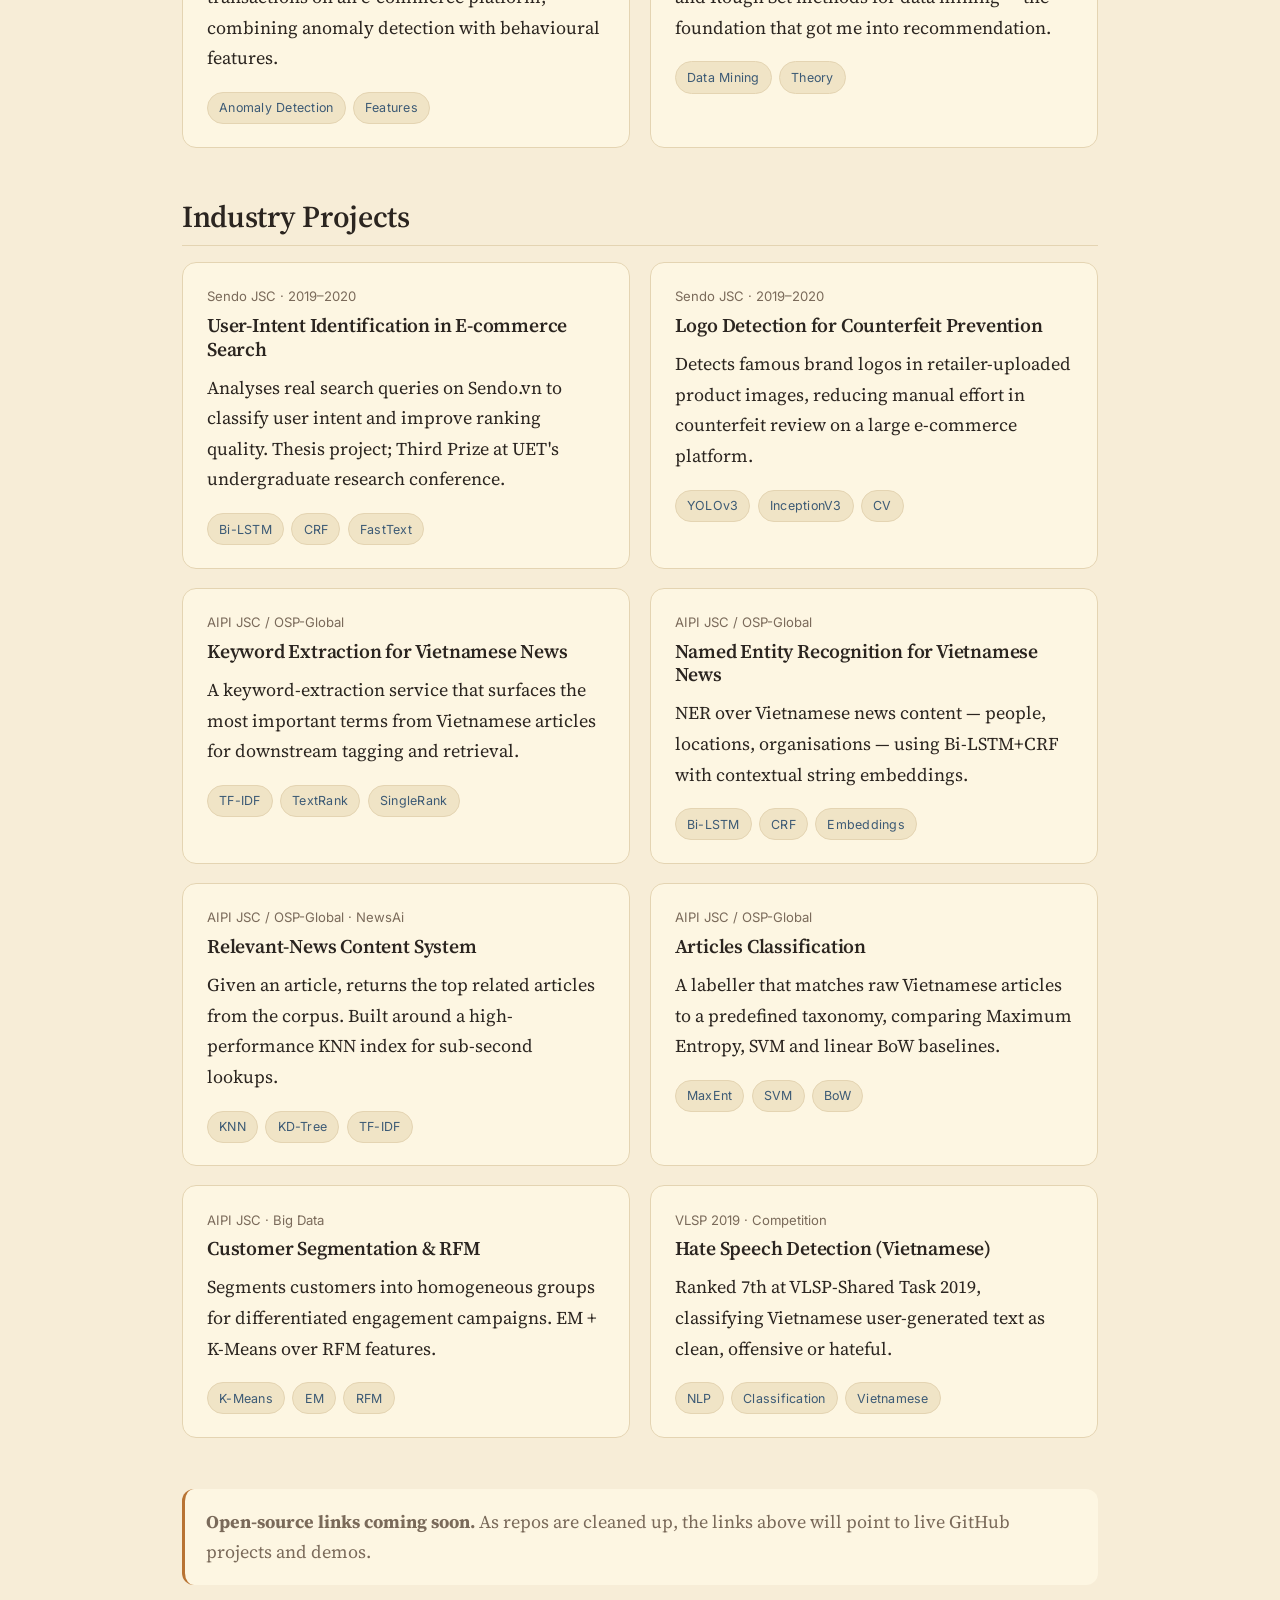
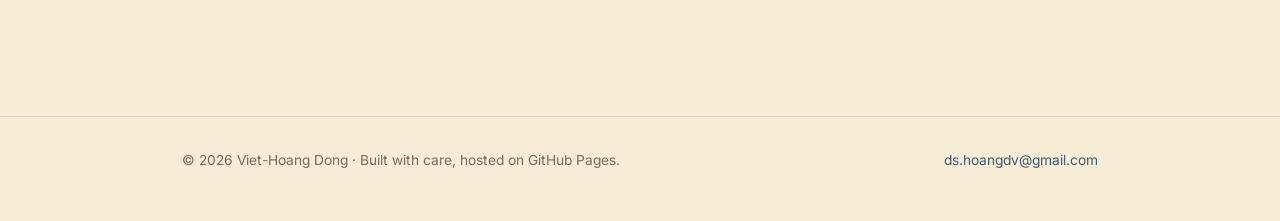
<file: projects.html>
<!doctype html>
<html lang="en">
<head>
<meta charset="utf-8"/>
<meta name="viewport" content="width=device-width,initial-scale=1"/>
<title>Projects — Viet-Hoang Dong</title>
<meta name="description" content="Selected research, industry and venture projects by Viet-Hoang Dong."/>
<link rel="preconnect" href="https://fonts.googleapis.com">
<link rel="preconnect" href="https://fonts.gstatic.com" crossorigin>
<link href="https://fonts.googleapis.com/css2?family=Source+Serif+4:ital,opsz,wght@0,8..60,400;0,8..60,600;0,8..60,700;1,8..60,400&family=Inter:wght@400;500;600;700&family=JetBrains+Mono:wght@400;500&display=swap" rel="stylesheet">
<link rel="icon" type="image/svg+xml" href="favicon.svg"/>
<link rel="stylesheet" href="assets/css/styles.css"/>
<script src="assets/js/dvh-logo.js"></script>
<script src="assets/js/main.js"></script>
</head>
<body>

<nav class="nav">
  <div class="nav-inner">
    <a class="brand" href="index.html"><span class="brand-mark" data-dvh-logo data-size="28" data-gridn="3" data-cluster="0.9" data-speed="0.7" data-parallax="false"></span>Dong Viet Hoang<span class="dot">.</span></a>
    <button class="mobile-toggle" aria-label="Toggle menu">☰</button>
    <div class="nav-links">
      <a href="index.html">Home</a>
      <a href="research.html">Research</a>
      <a href="projects.html">Projects</a>
      <a href="cv.html">CV</a>
      <a href="blog.html">Blog</a>
      <button class="theme-toggle" aria-label="Toggle dark mode">
        <svg class="moon" viewBox="0 0 24 24" fill="none" stroke="currentColor" stroke-width="2" stroke-linecap="round" stroke-linejoin="round"><path d="M21 12.79A9 9 0 1 1 11.21 3a7 7 0 0 0 9.79 9.79Z"/></svg>
        <svg class="sun" viewBox="0 0 24 24" fill="none" stroke="currentColor" stroke-width="2" stroke-linecap="round" stroke-linejoin="round"><circle cx="12" cy="12" r="4"/><path d="M12 2v2M12 20v2M4.93 4.93l1.41 1.41M17.66 17.66l1.41 1.41M2 12h2M20 12h2M4.93 19.07l1.41-1.41M17.66 6.34l1.41-1.41"/></svg>
      </button>
    </div>
  </div>
</nav>

<main>
<div class="container">

  <section>
    <span class="eyebrow">Projects</span>
    <h1>Research, industry, ventures.</h1>
    <p class="muted" style="max-width:68ch">
      A sample of things I have built or shipped — from academic research prototypes to production systems at Vietnamese tech companies, to the two ventures I co-founded.
    </p>
  </section>

  <!-- VENTURES -->
  <section>
    <div class="section-head"><h2>Ventures</h2></div>

    <div class="venture">
      <div class="logo"><img src="assets/img/Mavenpath.webp" alt="Mavenpath logo"/></div>
      <div>
        <div class="role">Founder · 2023 – present</div>
        <h3>Mavenpath</h3>
        <p>A live e-learning platform in Vietnam focused on <em>high-quality lecture delivery</em> — real-time classrooms, recording, and course management for instructors who care about craft, not just throughput.</p>
        <div class="chips">
          <span class="chip">EdTech</span><span class="chip">Live Streaming</span><span class="chip">Product</span><span class="chip">Vietnam</span>
        </div>
        <p style="margin-top:.8rem"><a href="https://mavenpath.edu.vn" target="_blank" rel="noopener">mavenpath.edu.vn →</a></p>
      </div>
    </div>

    <div class="venture">
      <div class="logo"><img src="assets/img/Haitrinhtauthuyen_logo.svg" alt="Hai Trinh Tau Thuyen logo"/></div>
      <div>
        <div class="role">Founder · Ongoing</div>
        <h3>Hai Trinh Tau Thuyen</h3>
        <p>A monitoring system for fishing vessels that digitises the storage of at-sea fishing logs — and, crucially, keeps working in environments with <strong>no internet access</strong>. Logs are captured offline, reconciled, and synced when the vessel returns to shore.</p>
        <div class="chips">
          <span class="chip">Offline-first</span><span class="chip">Maritime</span><span class="chip">IoT</span><span class="chip">GIS</span><span class="chip">Compliance</span>
        </div>
        <p style="margin-top:.8rem"><a href="https://haitrinhtauthuyen.vn/" target="_blank" rel="noopener">haitrinhtauthuyen.vn →</a></p>
      </div>
    </div>
  </section>

  <!-- RESEARCH PROJECTS -->
  <section>
    <div class="section-head"><h2>Research Projects</h2></div>

    <div class="grid cols-2">
      <div class="card">
        <div class="meta">PhD · SMU · Recommendation</div>
        <h3>Contrastive User–Item–Review Alignment</h3>
        <p>A contrastive framework that pulls user, item and review representations into a shared space, so that the <em>why</em> in a review improves ranking, not just decoration. Published at WSDM 2025.</p>
        <div class="chips"><span class="chip">PyTorch</span><span class="chip">Contrastive</span><span class="chip">NLP</span></div>
      </div>

      <div class="card">
        <div class="meta">Research · Fairness</div>
        <h3>Fair-is-Better Collaborative Filtering</h3>
        <p>A collaborative-filtering formulation that treats fairness as a first-class signal for implicit-feedback recommendation. Published at KES 2024.</p>
        <div class="chips"><span class="chip">Collaborative Filtering</span><span class="chip">Fairness</span></div>
      </div>

      <div class="card">
        <div class="meta">Lab · UET-VNU</div>
        <h3>Fraud Detection in E-commerce</h3>
        <p>A pipeline that automatically flags outlying transactions on an e-commerce platform, combining anomaly detection with behavioural features.</p>
        <div class="chips"><span class="chip">Anomaly Detection</span><span class="chip">Features</span></div>
      </div>

      <div class="card">
        <div class="meta">Lab · UET-VNU</div>
        <h3>Fuzzy &amp; Rough Set Experiments</h3>
        <p>Implementation and empirical analysis of Fuzzy and Rough Set methods for data mining — the foundation that got me into recommendation.</p>
        <div class="chips"><span class="chip">Data Mining</span><span class="chip">Theory</span></div>
      </div>
    </div>
  </section>

  <!-- INDUSTRY PROJECTS -->
  <section>
    <div class="section-head"><h2>Industry Projects</h2></div>

    <div class="grid cols-2">
      <div class="card">
        <div class="meta">Sendo JSC · 2019–2020</div>
        <h3>User-Intent Identification in E-commerce Search</h3>
        <p>Analyses real search queries on Sendo.vn to classify user intent and improve ranking quality. Thesis project; Third Prize at UET's undergraduate research conference.</p>
        <div class="chips"><span class="chip">Bi-LSTM</span><span class="chip">CRF</span><span class="chip">FastText</span></div>
      </div>

      <div class="card">
        <div class="meta">Sendo JSC · 2019–2020</div>
        <h3>Logo Detection for Counterfeit Prevention</h3>
        <p>Detects famous brand logos in retailer-uploaded product images, reducing manual effort in counterfeit review on a large e-commerce platform.</p>
        <div class="chips"><span class="chip">YOLOv3</span><span class="chip">InceptionV3</span><span class="chip">CV</span></div>
      </div>

      <div class="card">
        <div class="meta">AIPI JSC / OSP-Global</div>
        <h3>Keyword Extraction for Vietnamese News</h3>
        <p>A keyword-extraction service that surfaces the most important terms from Vietnamese articles for downstream tagging and retrieval.</p>
        <div class="chips"><span class="chip">TF-IDF</span><span class="chip">TextRank</span><span class="chip">SingleRank</span></div>
      </div>

      <div class="card">
        <div class="meta">AIPI JSC / OSP-Global</div>
        <h3>Named Entity Recognition for Vietnamese News</h3>
        <p>NER over Vietnamese news content — people, locations, organisations — using Bi-LSTM+CRF with contextual string embeddings.</p>
        <div class="chips"><span class="chip">Bi-LSTM</span><span class="chip">CRF</span><span class="chip">Embeddings</span></div>
      </div>

      <div class="card">
        <div class="meta">AIPI JSC / OSP-Global · NewsAi</div>
        <h3>Relevant-News Content System</h3>
        <p>Given an article, returns the top related articles from the corpus. Built around a high-performance KNN index for sub-second lookups.</p>
        <div class="chips"><span class="chip">KNN</span><span class="chip">KD-Tree</span><span class="chip">TF-IDF</span></div>
      </div>

      <div class="card">
        <div class="meta">AIPI JSC / OSP-Global</div>
        <h3>Articles Classification</h3>
        <p>A labeller that matches raw Vietnamese articles to a predefined taxonomy, comparing Maximum Entropy, SVM and linear BoW baselines.</p>
        <div class="chips"><span class="chip">MaxEnt</span><span class="chip">SVM</span><span class="chip">BoW</span></div>
      </div>

      <div class="card">
        <div class="meta">AIPI JSC · Big Data</div>
        <h3>Customer Segmentation &amp; RFM</h3>
        <p>Segments customers into homogeneous groups for differentiated engagement campaigns. EM + K-Means over RFM features.</p>
        <div class="chips"><span class="chip">K-Means</span><span class="chip">EM</span><span class="chip">RFM</span></div>
      </div>

      <div class="card">
        <div class="meta">VLSP 2019 · Competition</div>
        <h3>Hate Speech Detection (Vietnamese)</h3>
        <p>Ranked 7th at VLSP-Shared Task 2019, classifying Vietnamese user-generated text as clean, offensive or hateful.</p>
        <div class="chips"><span class="chip">NLP</span><span class="chip">Classification</span><span class="chip">Vietnamese</span></div>
      </div>
    </div>
  </section>

  <section>
    <div class="callout">
      <strong>Open-source links coming soon.</strong> As repos are cleaned up, the links above will point to live GitHub projects and demos.
    </div>
  </section>

</div>
</main>

<footer>
  <div class="container">
    <div>© 2026 Viet-Hoang Dong · Built with care, hosted on GitHub Pages.</div>
    <div><a href="mailto:ds.hoangdv@gmail.com">ds.hoangdv@gmail.com</a></div>
  </div>
</footer>

</body>
</html>
</file>
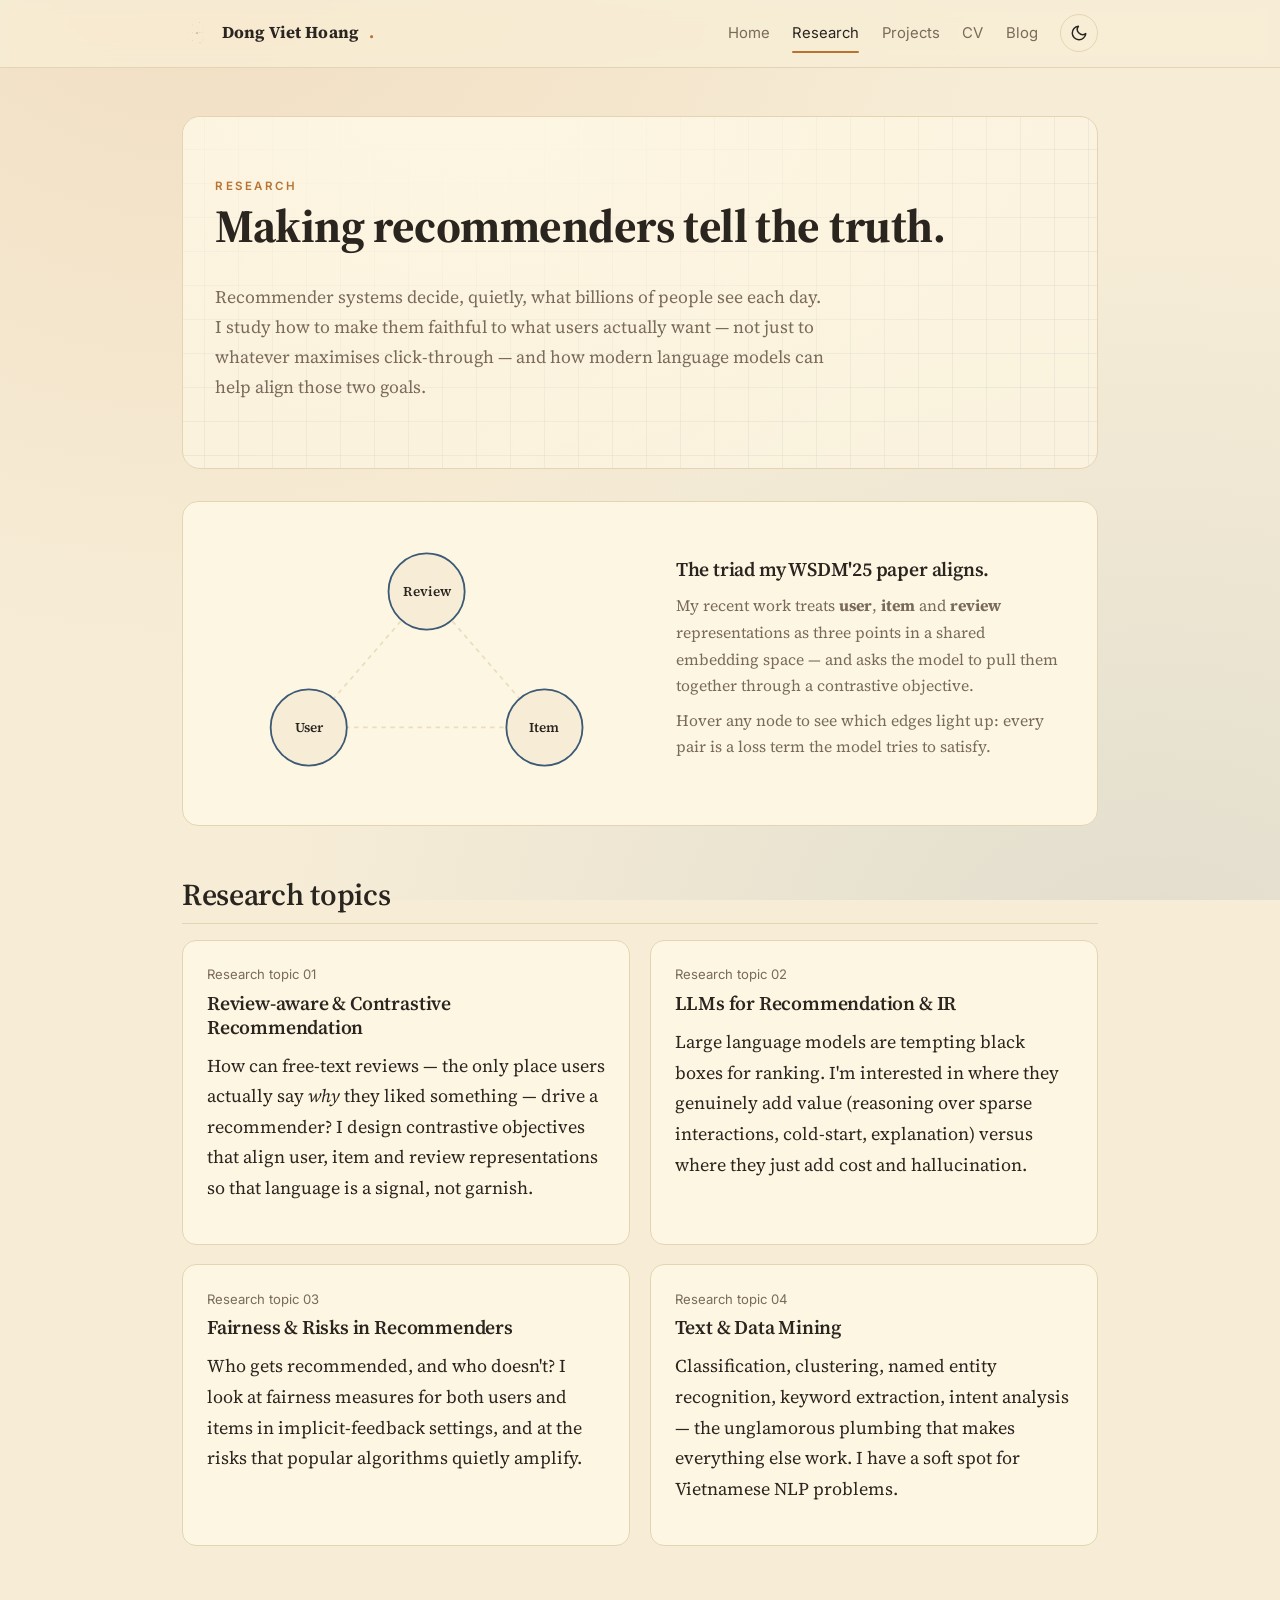
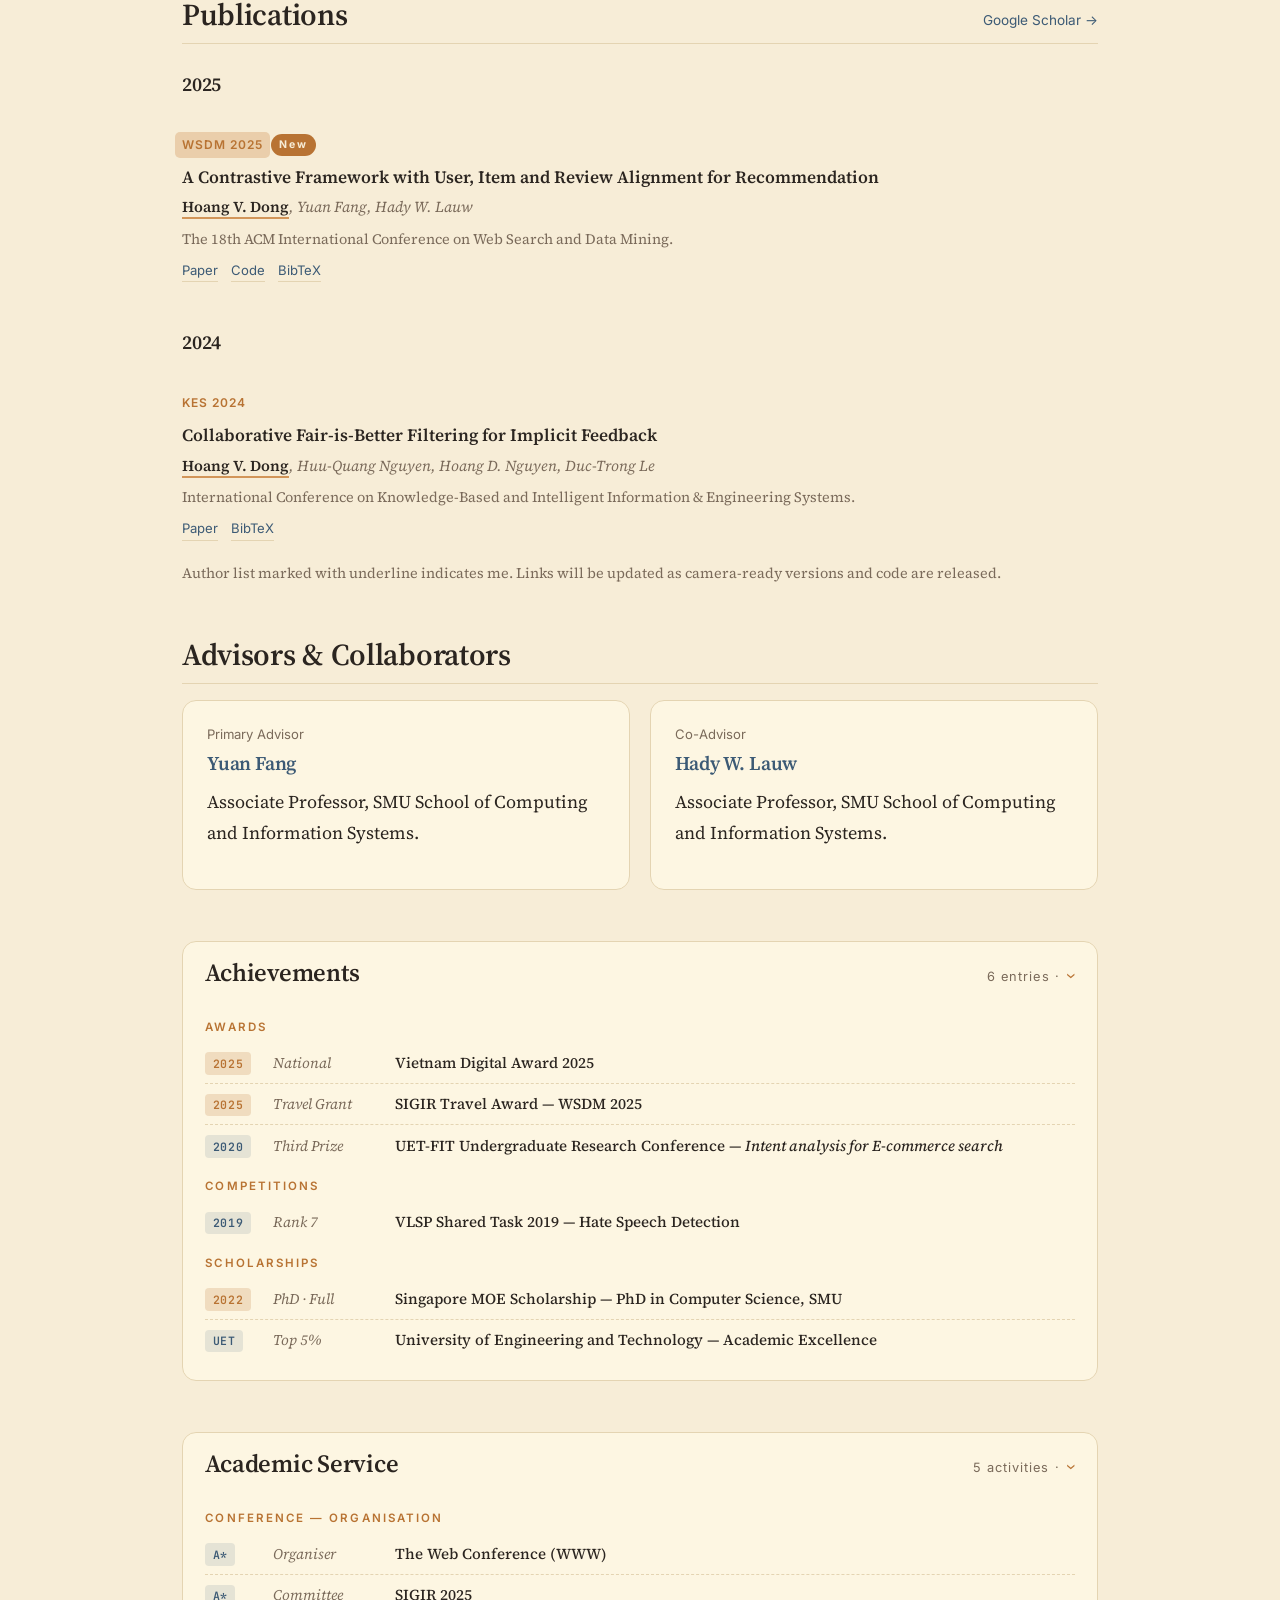
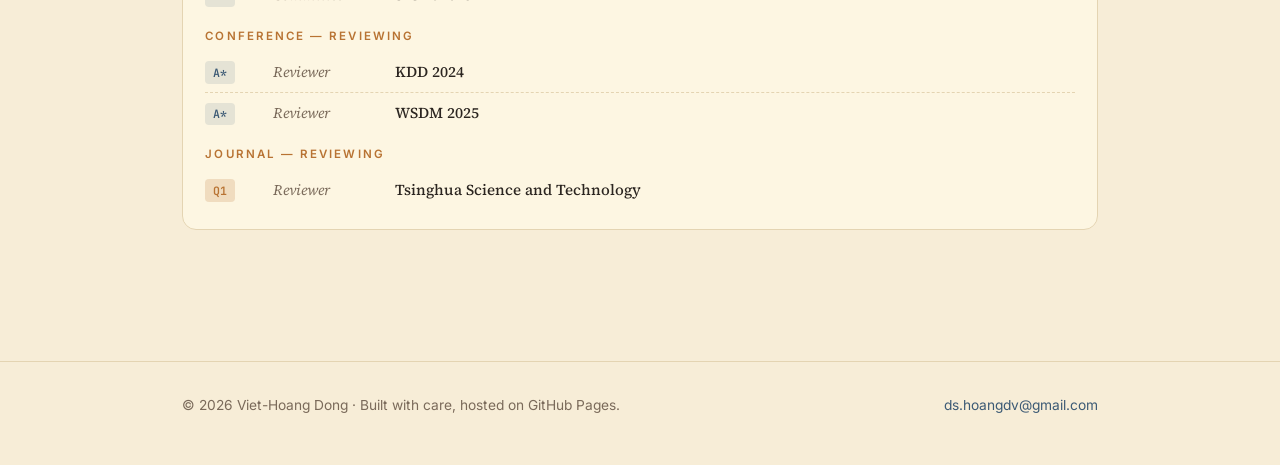
<file: research.html>
<!doctype html>
<html lang="en">
<head>
<meta charset="utf-8"/>
<meta name="viewport" content="width=device-width,initial-scale=1"/>
<title>Research — Viet-Hoang Dong</title>
<meta name="description" content="Research interests, publications and collaborators of Viet-Hoang Dong."/>
<link rel="preconnect" href="https://fonts.googleapis.com">
<link rel="preconnect" href="https://fonts.gstatic.com" crossorigin>
<link href="https://fonts.googleapis.com/css2?family=Source+Serif+4:ital,opsz,wght@0,8..60,400;0,8..60,600;0,8..60,700;1,8..60,400&family=Inter:wght@400;500;600;700&family=JetBrains+Mono:wght@400;500&display=swap" rel="stylesheet">
<link rel="icon" type="image/svg+xml" href="favicon.svg"/>
<link rel="stylesheet" href="assets/css/styles.css"/>
<script src="assets/js/dvh-logo.js"></script>
<script src="assets/js/main.js"></script>
</head>
<body>

<nav class="nav">
  <div class="nav-inner">
    <a class="brand" href="index.html"><span class="brand-mark" data-dvh-logo data-size="28" data-gridn="3" data-cluster="0.9" data-speed="0.7" data-parallax="false"></span>Dong Viet Hoang<span class="dot">.</span></a>
    <button class="mobile-toggle" aria-label="Toggle menu">☰</button>
    <div class="nav-links">
      <a href="index.html">Home</a>
      <a href="research.html">Research</a>
      <a href="projects.html">Projects</a>
      <a href="cv.html">CV</a>
      <a href="blog.html">Blog</a>
      <button class="theme-toggle" aria-label="Toggle dark mode">
        <svg class="moon" viewBox="0 0 24 24" fill="none" stroke="currentColor" stroke-width="2" stroke-linecap="round" stroke-linejoin="round"><path d="M21 12.79A9 9 0 1 1 11.21 3a7 7 0 0 0 9.79 9.79Z"/></svg>
        <svg class="sun" viewBox="0 0 24 24" fill="none" stroke="currentColor" stroke-width="2" stroke-linecap="round" stroke-linejoin="round"><circle cx="12" cy="12" r="4"/><path d="M12 2v2M12 20v2M4.93 4.93l1.41 1.41M17.66 17.66l1.41 1.41M2 12h2M20 12h2M4.93 19.07l1.41-1.41M17.66 6.34l1.41-1.41"/></svg>
      </button>
    </div>
  </div>
</nav>

<main>
<div class="container">

  <section class="research-hero">
    <span class="eyebrow">Research</span>
    <h1>Making recommenders tell the truth.</h1>
    <p class="muted" style="font-size:1.1rem;max-width:68ch">
      Recommender systems decide, quietly, what billions of people see each day. I study how to make them faithful to what users actually want — not just to whatever maximises click-through — and how modern language models can help align those two goals.
    </p>
  </section>

  <section>
    <div class="triad-wrap">
      <svg class="triad" viewBox="0 0 480 300" xmlns="http://www.w3.org/2000/svg" aria-label="A triangle of user, item and review nodes, all mutually connected.">
        <g class="edges">
          <line class="edge" data-pair="user item"   x1="110" y1="220" x2="370" y2="220"/>
          <line class="edge" data-pair="user review" x1="110" y1="220" x2="240" y2="70"/>
          <line class="edge" data-pair="item review" x1="370" y1="220" x2="240" y2="70"/>
        </g>
        <g class="nodes">
          <g class="node" data-id="user"   tabindex="0">
            <circle cx="110" cy="220" r="42"/>
            <text x="110" y="220">User</text>
          </g>
          <g class="node" data-id="item"   tabindex="0">
            <circle cx="370" cy="220" r="42"/>
            <text x="370" y="220">Item</text>
          </g>
          <g class="node" data-id="review" tabindex="0">
            <circle cx="240" cy="70"  r="42"/>
            <text x="240" y="70">Review</text>
          </g>
        </g>
      </svg>
      <div>
        <h3>The triad my WSDM'25 paper aligns.</h3>
        <p>My recent work treats <strong>user</strong>, <strong>item</strong> and <strong>review</strong> representations as three points in a shared embedding space — and asks the model to pull them together through a contrastive objective.</p>
        <p>Hover any node to see which edges light up: every pair is a loss term the model tries to satisfy.</p>
      </div>
    </div>
  </section>

  <section>
    <div class="section-head"><h2>Research topics</h2></div>

    <div class="grid cols-2">
      <div class="card">
        <div class="meta">Research topic 01</div>
        <h3>Review-aware &amp; Contrastive Recommendation</h3>
        <p>How can free-text reviews — the only place users actually say <em>why</em> they liked something — drive a recommender? I design contrastive objectives that align user, item and review representations so that language is a signal, not garnish.</p>
      </div>
      <div class="card">
        <div class="meta">Research topic 02</div>
        <h3>LLMs for Recommendation &amp; IR</h3>
        <p>Large language models are tempting black boxes for ranking. I'm interested in where they genuinely add value (reasoning over sparse interactions, cold-start, explanation) versus where they just add cost and hallucination.</p>
      </div>
      <div class="card">
        <div class="meta">Research topic 03</div>
        <h3>Fairness &amp; Risks in Recommenders</h3>
        <p>Who gets recommended, and who doesn't? I look at fairness measures for both users and items in implicit-feedback settings, and at the risks that popular algorithms quietly amplify.</p>
      </div>
      <div class="card">
        <div class="meta">Research topic 04</div>
        <h3>Text &amp; Data Mining</h3>
        <p>Classification, clustering, named entity recognition, keyword extraction, intent analysis — the unglamorous plumbing that makes everything else work. I have a soft spot for Vietnamese NLP problems.</p>
      </div>
    </div>
  </section>

  <section id="publications">
    <div class="section-head">
      <h2>Publications</h2>
      <a href="https://scholar.google.com/citations?user=-yfJ7MgAAAAJ&hl=vi" target="_blank" rel="noopener">Google Scholar →</a>
    </div>

    <h3>2025</h3>
    <ul class="pub-list">
      <li>
        <span class="pub-venue hot">WSDM 2025</span><span class="badge-new">New</span>
        <div class="pub-title">A Contrastive Framework with User, Item and Review Alignment for Recommendation</div>
        <div class="pub-authors"><span class="me">Hoang V. Dong</span>, Yuan Fang, Hady W. Lauw</div>
        <p class="small muted" style="margin:.4rem 0 0">The 18th ACM International Conference on Web Search and Data Mining.</p>
        <div class="pub-links">
          <a href="#">Paper</a><a href="#">Code</a><a href="#">BibTeX</a>
        </div>
      </li>
    </ul>

    <h3>2024</h3>
    <ul class="pub-list">
      <li>
        <span class="pub-venue">KES 2024</span>
        <div class="pub-title">Collaborative Fair-is-Better Filtering for Implicit Feedback</div>
        <div class="pub-authors"><span class="me">Hoang V. Dong</span>, Huu-Quang Nguyen, Hoang D. Nguyen, Duc-Trong Le</div>
        <p class="small muted" style="margin:.4rem 0 0">International Conference on Knowledge-Based and Intelligent Information &amp; Engineering Systems.</p>
        <div class="pub-links">
          <a href="#">Paper</a><a href="#">BibTeX</a>
        </div>
      </li>
    </ul>

    <p class="small muted">Author list marked with <span class="me" style="display:inline">underline</span> indicates me. Links will be updated as camera-ready versions and code are released.</p>
  </section>

  <section>
    <div class="section-head"><h2>Advisors &amp; Collaborators</h2></div>
    <div class="grid cols-2">
      <div class="card">
        <div class="meta">Primary Advisor</div>
        <h3><a href="https://www.yfang.site/">Yuan Fang</a></h3>
        <p>Associate Professor, SMU School of Computing and Information Systems.</p>
      </div>
      <div class="card">
        <div class="meta">Co-Advisor</div>
        <h3><a href="https://www.hadylauw.com/">Hady W. Lauw</a></h3>
        <p>Associate Professor, SMU School of Computing and Information Systems.</p>
      </div>
    </div>
  </section>

  <section>
    <details class="service" open>
      <summary>
        <h2>Achievements</h2>
        <span class="hint">6 entries · <span class="caret">›</span></span>
      </summary>
      <div class="service-body">

        <div class="service-group">
          <h4>Awards</h4>
          <div class="svc-row">
            <span class="svc-tier q1">2025</span>
            <span class="svc-role">National</span>
            <span class="svc-name">Vietnam Digital Award 2025</span>
          </div>
          <div class="svc-row">
            <span class="svc-tier q1">2025</span>
            <span class="svc-role">Travel Grant</span>
            <span class="svc-name">SIGIR Travel Award — WSDM 2025</span>
          </div>
          <div class="svc-row">
            <span class="svc-tier">2020</span>
            <span class="svc-role">Third Prize</span>
            <span class="svc-name">UET-FIT Undergraduate Research Conference — <em>Intent analysis for E-commerce search</em></span>
          </div>
        </div>

        <div class="service-group">
          <h4>Competitions</h4>
          <div class="svc-row">
            <span class="svc-tier">2019</span>
            <span class="svc-role">Rank 7</span>
            <span class="svc-name">VLSP Shared Task 2019 — Hate Speech Detection</span>
          </div>
        </div>

        <div class="service-group">
          <h4>Scholarships</h4>
          <div class="svc-row">
            <span class="svc-tier q1">2022</span>
            <span class="svc-role">PhD · Full</span>
            <span class="svc-name">Singapore MOE Scholarship — PhD in Computer Science, SMU</span>
          </div>
          <div class="svc-row">
            <span class="svc-tier">UET</span>
            <span class="svc-role">Top 5%</span>
            <span class="svc-name">University of Engineering and Technology — Academic Excellence</span>
          </div>
        </div>

      </div>
    </details>
  </section>

  <section>
    <details class="service" open>
      <summary>
        <h2>Academic Service</h2>
        <span class="hint">5 activities · <span class="caret">›</span></span>
      </summary>
      <div class="service-body">

        <div class="service-group">
          <h4>Conference — Organisation</h4>
          <div class="svc-row">
            <span class="svc-tier">A*</span>
            <span class="svc-role">Organiser</span>
            <span class="svc-name">The Web Conference (WWW)</span>
          </div>
          <div class="svc-row">
            <span class="svc-tier">A*</span>
            <span class="svc-role">Committee</span>
            <span class="svc-name">SIGIR 2025</span>
          </div>
        </div>

        <div class="service-group">
          <h4>Conference — Reviewing</h4>
          <div class="svc-row">
            <span class="svc-tier">A*</span>
            <span class="svc-role">Reviewer</span>
            <span class="svc-name">KDD 2024</span>
          </div>
          <div class="svc-row">
            <span class="svc-tier">A*</span>
            <span class="svc-role">Reviewer</span>
            <span class="svc-name">WSDM 2025</span>
          </div>
        </div>

        <div class="service-group">
          <h4>Journal — Reviewing</h4>
          <div class="svc-row">
            <span class="svc-tier q1">Q1</span>
            <span class="svc-role">Reviewer</span>
            <span class="svc-name">Tsinghua Science and Technology</span>
          </div>
        </div>

      </div>
    </details>
  </section>

</div>
</main>

<footer>
  <div class="container">
    <div>© 2026 Viet-Hoang Dong · Built with care, hosted on GitHub Pages.</div>
    <div><a href="mailto:ds.hoangdv@gmail.com">ds.hoangdv@gmail.com</a></div>
  </div>
</footer>

</body>
</html>
</file>
<file: assets/css/styles.css>
/* =========================================================
   Viet-Hoang Dong — personal site
   Warm scholar palette (cream / navy), serif academic.
   ========================================================= */

:root {
  /* Warm latte / slow-afternoon palette */
  --bg:            #F7EDD7;
  --bg-elev:       #FDF6E2;
  --ink:           #2B2520;
  --ink-muted:     #7A6A5A;
  --rule:          #E4D4B2;
  --navy:          #3C5A75;
  --navy-soft:     #567890;
  --accent:        #B87333;
  --accent-soft:   #D29559;
  --code-bg:       #F0E4C6;
  --shadow:        0 1px 0 rgba(60,90,117,.05), 0 12px 36px rgba(120,90,50,.10);

  --f-serif: "Source Serif 4","Source Serif Pro","EB Garamond",Georgia,"Times New Roman",serif;
  --f-sans:  "Inter",-apple-system,BlinkMacSystemFont,"Segoe UI",Roboto,sans-serif;
  --f-mono:  "JetBrains Mono",ui-monospace,SFMono-Regular,Menlo,Consolas,monospace;

  --maxw: 980px;
  --gutter: clamp(1.25rem, 3vw, 2rem);
}

[data-theme="dark"] {
  /* Warm cocoa-navy night with amber warmth */
  --bg:            #1C1A1E;
  --bg-elev:       #252327;
  --ink:           #EFE1C6;
  --ink-muted:     #A89A85;
  --rule:          #3A3531;
  --navy:          #E7CFA0;
  --navy-soft:     #C9B485;
  --accent:        #E6A55C;
  --accent-soft:   #F0BE84;
  --code-bg:       #2E2A26;
  --shadow:        0 1px 0 rgba(0,0,0,.3), 0 14px 40px rgba(0,0,0,.45);
}

/* -------- Reset-ish -------- */
*,*::before,*::after{box-sizing:border-box}
html{scroll-behavior:smooth}
body{
  margin:0;
  background:
    radial-gradient(ellipse at 15% -10%, color-mix(in oklab,var(--accent-soft) 18%,transparent), transparent 55%),
    radial-gradient(ellipse at 90% 110%, color-mix(in oklab,var(--navy-soft) 14%,transparent), transparent 55%),
    var(--bg);
  background-attachment: fixed;
  color:var(--ink);
  font-family:var(--f-serif);
  font-size:18px;
  line-height:1.7;
  -webkit-font-smoothing:antialiased;
  text-rendering:optimizeLegibility;
  transition:background .4s ease, color .4s ease;
}
img{max-width:100%;display:block}
/* Animated underline wipe — left-to-right on hover. */
a{
  color:var(--navy);
  text-decoration:none;
  background-image:linear-gradient(to right,var(--accent),var(--accent));
  background-size:0% 1.5px;
  background-repeat:no-repeat;
  background-position:0 100%;
  padding-bottom:1px;
  transition:background-size .4s cubic-bezier(.2,.7,.2,1), color .2s ease;
}
a:hover{color:var(--accent);background-size:100% 1.5px}
hr{border:0;border-top:1px solid var(--rule);margin:2.5rem 0}

h1,h2,h3,h4{
  font-family:var(--f-serif);
  color:var(--ink);
  letter-spacing:-0.01em;
  line-height:1.2;
  margin:0 0 .6em;
  font-weight:600;
}
h1{font-size:clamp(2rem,4vw,2.9rem);font-weight:700}
h2{font-size:clamp(1.5rem,2.6vw,1.9rem);margin-top:2.6rem}
h3{font-size:1.22rem;margin-top:1.8rem}
p{margin:0 0 1em}

.small{font-size:.9rem;color:var(--ink-muted)}
.muted{color:var(--ink-muted)}
.eyebrow{
  font-family:var(--f-sans);
  font-size:.72rem;
  letter-spacing:.22em;
  text-transform:uppercase;
  color:var(--accent);
  font-weight:600;
}

/* -------- Layout -------- */
.container{max-width:var(--maxw);margin:0 auto;padding:0 var(--gutter)}
main{padding:3rem 0 5rem}
section{margin-bottom:3.2rem}

/* -------- Nav -------- */
.nav{
  position:sticky;top:0;z-index:30;
  backdrop-filter:saturate(140%) blur(10px);
  background:color-mix(in oklab,var(--bg) 82%,transparent);
  border-bottom:1px solid var(--rule);
}
.nav-inner{
  display:flex;align-items:center;justify-content:space-between;
  max-width:var(--maxw);margin:0 auto;padding:.9rem var(--gutter);
}
.brand{
  font-weight:700;letter-spacing:.01em;color:var(--ink);
  border:0;font-size:1.05rem;background-image:none;padding:0;
  display:inline-flex;align-items:center;gap:.6rem;
}
.brand:hover{color:var(--accent)}
.brand-mark{
  width:30px;height:30px;flex-shrink:0;display:inline-flex;
  align-items:center;justify-content:center;
}
.brand-mark svg{max-width:100%;height:auto}

/* Hero 3D mark — replaces .portrait on the home page */
.hero-mark{
  justify-self:end;
  width:280px;height:280px;
  display:flex;align-items:center;justify-content:center;
  position:relative;
}
.hero-mark svg{max-width:100%;height:auto}
@media (max-width:720px){
  .hero-mark{justify-self:start;width:200px;height:200px}
}
.brand .dot{color:var(--accent)}
.nav-links{display:flex;gap:1.4rem;align-items:center;font-family:var(--f-sans);font-size:.93rem}
.nav-links a{color:var(--ink-muted);border:0;position:relative;padding:.3rem 0;background-image:none}
.nav-links a.active,.nav-links a:hover{color:var(--ink)}
.nav-links a.active::after{
  content:"";position:absolute;left:0;right:0;bottom:-2px;height:2px;
  background:var(--accent);border-radius:2px;
}

.theme-toggle{
  background:transparent;border:1px solid var(--rule);color:var(--ink);
  width:38px;height:38px;border-radius:50%;cursor:pointer;
  display:inline-flex;align-items:center;justify-content:center;
  transition:background .2s, transform .15s;
}
.theme-toggle:hover{background:var(--bg-elev);transform:rotate(18deg)}
.theme-toggle svg{width:18px;height:18px}
.theme-toggle .sun{display:none}
[data-theme="dark"] .theme-toggle .moon{display:none}
[data-theme="dark"] .theme-toggle .sun{display:inline}

.mobile-toggle{display:none;background:none;border:0;color:var(--ink);font-size:1.5rem;cursor:pointer}

@media (max-width:720px){
  .mobile-toggle{display:inline-block}
  .nav-links{
    position:absolute;top:100%;left:0;right:0;
    flex-direction:column;gap:0;align-items:stretch;
    background:var(--bg-elev);border-bottom:1px solid var(--rule);
    max-height:0;overflow:hidden;transition:max-height .25s ease;
  }
  .nav-links.open{max-height:400px}
  .nav-links a{padding:1rem var(--gutter);border-bottom:1px solid var(--rule)}
  .nav-links a.active::after{display:none}
}

/* -------- Hero -------- */
.hero{
  display:grid;
  grid-template-columns:1.4fr 1fr;
  gap:3rem;
  align-items:center;
  padding:3rem 0 1.5rem;
}
.hero h1{margin-bottom:.5rem}
.hero .tagline{
  font-style:italic;color:var(--ink-muted);font-size:1.15rem;margin-bottom:1.2rem;
}
.hero .bio{font-size:1.02rem;color:var(--ink)}
.hero .portrait{
  width:240px;height:240px;justify-self:end;
  border-radius:50%;
  background:linear-gradient(145deg,var(--navy),var(--accent));
  display:flex;align-items:center;justify-content:center;
  color:var(--bg);font-family:var(--f-serif);font-size:5rem;font-weight:700;
  box-shadow:var(--shadow);
  border:4px solid var(--bg-elev);
  overflow:hidden;
}
.hero .portrait img{width:100%;height:100%;object-fit:cover}

@media (max-width:720px){
  .hero{grid-template-columns:1fr;gap:1.5rem;padding-top:1.5rem}
  .hero .portrait{justify-self:start;width:170px;height:170px;font-size:3.5rem}
}

/* -------- Socials -------- */
.socials{display:flex;gap:1rem;flex-wrap:wrap;margin-top:1.2rem;font-family:var(--f-sans);font-size:.9rem}
.socials a{
  display:inline-flex;align-items:center;gap:.4rem;
  padding:.45rem .85rem;border-radius:999px;
  border:1px solid var(--rule);color:var(--ink);
  background-image:none;
  transition:background .2s, border-color .2s, color .2s, transform .2s;
}
.socials a:hover{background:var(--bg-elev);border-color:var(--accent);color:var(--accent);transform:translateY(-1px)}
.socials svg{width:15px;height:15px}

/* -------- Tag chips -------- */
.chips{display:flex;flex-wrap:wrap;gap:.45rem;margin-top:.6rem;font-family:var(--f-sans)}
.chip{
  font-size:.78rem;letter-spacing:.02em;
  padding:.28rem .7rem;border-radius:999px;
  background:var(--code-bg);color:var(--navy);
  border:1px solid var(--rule);
}

/* -------- Cards / grid -------- */
.grid{display:grid;gap:1.2rem}
.grid.cols-2{grid-template-columns:repeat(2,minmax(0,1fr))}
.grid.cols-3{grid-template-columns:repeat(3,minmax(0,1fr))}
@media (max-width:720px){.grid.cols-2,.grid.cols-3{grid-template-columns:1fr}}

.card{
  background:var(--bg-elev);
  border:1px solid var(--rule);
  border-radius:14px;
  padding:1.4rem 1.5rem;
  transition:transform .2s ease, box-shadow .2s ease, border-color .2s;
}
.card:hover{transform:translateY(-2px);box-shadow:var(--shadow);border-color:var(--accent-soft)}
.card h3{margin-top:0}
.card .meta{font-family:var(--f-sans);font-size:.82rem;color:var(--ink-muted);margin-bottom:.4rem}

/* -------- Publications -------- */
.pub-list{list-style:none;padding:0;margin:0}
.pub-list li{
  padding:1.25rem 0;
  border-bottom:1px dashed var(--rule);
}
.pub-list li:last-child{border-bottom:0}
.pub-venue{
  display:inline-block;font-family:var(--f-sans);font-size:.75rem;
  letter-spacing:.08em;text-transform:uppercase;color:var(--accent);
  margin-bottom:.3rem;font-weight:600;
}
.pub-title{font-weight:600;font-size:1.08rem;margin:.15rem 0}
.pub-authors{color:var(--ink-muted);font-size:.95rem;font-style:italic}
.pub-authors .me{color:var(--ink);font-style:normal;font-weight:600;border-bottom:2px solid var(--accent-soft)}
.pub-links{margin-top:.5rem;font-family:var(--f-sans);font-size:.82rem;display:flex;gap:.8rem;flex-wrap:wrap}
.pub-links a{
  color:var(--navy);
  background-image:linear-gradient(to right,var(--rule),var(--rule));
  background-size:100% 1px;background-position:0 100%;background-repeat:no-repeat;
}
.pub-links a:hover{
  background-image:linear-gradient(to right,var(--accent),var(--accent));
  background-size:100% 1.5px;color:var(--accent);
}

/* -------- Timeline (CV) -------- */
.timeline{position:relative;padding-left:1.4rem;border-left:2px solid var(--rule)}
.tl-item{position:relative;padding:0 0 1.8rem;margin-left:.4rem}
.tl-item::before{
  content:"";position:absolute;left:-2rem;top:.55rem;
  width:11px;height:11px;border-radius:50%;
  background:var(--accent);border:2px solid var(--bg);
}
.tl-date{font-family:var(--f-sans);font-size:.82rem;color:var(--ink-muted);letter-spacing:.04em}
.tl-title{font-weight:600;font-size:1.05rem;margin:.15rem 0}
.tl-org{color:var(--navy);font-style:italic}
.tl-body{margin-top:.5rem;color:var(--ink-muted);font-size:.97rem}
.tl-body ul{margin:.4rem 0 0;padding-left:1.1rem}
.tl-body li{margin-bottom:.25rem}

/* -------- Ventures -------- */
.venture{
  display:grid;grid-template-columns:auto 1fr;gap:1rem 1.3rem;
  padding:1.4rem;border:1px solid var(--rule);border-radius:14px;background:var(--bg-elev);
}
.venture + .venture{margin-top:1rem}
.venture .logo{
  width:64px;height:64px;border-radius:14px;
  display:flex;align-items:center;justify-content:center;
  background:var(--bg);
  color:var(--navy);font-weight:700;font-size:1.4rem;
  font-family:var(--f-sans);
  border:1px solid var(--rule);
  overflow:hidden;
  box-shadow:0 1px 0 rgba(0,0,0,.03);
}
.venture .logo img{
  width:100%;height:100%;object-fit:contain;padding:6px;
  display:block;
}
.venture h3{margin:0 0 .2rem}
.venture .role{font-family:var(--f-sans);font-size:.78rem;letter-spacing:.08em;
  text-transform:uppercase;color:var(--accent);font-weight:600}

/* -------- News -------- */
.news{list-style:none;padding:0;margin:0;border-top:1px solid var(--rule)}
.news li{display:grid;grid-template-columns:110px 1fr;gap:1rem;padding:.9rem 0;border-bottom:1px solid var(--rule);font-size:.98rem}
.news .date{font-family:var(--f-sans);font-size:.82rem;color:var(--accent);font-weight:600;letter-spacing:.05em}
@media (max-width:520px){.news li{grid-template-columns:1fr;gap:.1rem}}

/* -------- Footer -------- */
footer{
  border-top:1px solid var(--rule);
  padding:2rem 0 3rem;color:var(--ink-muted);
  font-family:var(--f-sans);font-size:.86rem;
}
footer .container{display:flex;justify-content:space-between;flex-wrap:wrap;gap:1rem}

/* -------- Utility -------- */
.btn{
  display:inline-block;padding:.6rem 1.1rem;border-radius:999px;
  font-family:var(--f-sans);font-size:.88rem;font-weight:500;
  background:var(--navy);color:var(--bg);border:1px solid var(--navy);
  background-image:none;
}
.btn:hover{background:var(--accent);border-color:var(--accent);color:var(--bg)}
.btn.ghost{background:transparent;color:var(--ink);border-color:var(--rule)}
.btn.ghost:hover{border-color:var(--accent);color:var(--accent);background:transparent}

/* ===== Animations ===== */

/* #2 — Hero word-by-word reveal */
.reveal-word{
  display:inline-block;
  opacity:0;
  transform:translateY(10px);
  transition:opacity .55s cubic-bezier(.2,.7,.2,1),
             transform .55s cubic-bezier(.2,.7,.2,1);
  will-change:opacity,transform;
}
.reveal-word.in{opacity:1;transform:translateY(0)}

/* #3 — Scroll-triggered section reveal */
.reveal{
  opacity:0;
  transform:translateY(22px);
  transition:opacity .8s cubic-bezier(.2,.7,.2,1),
             transform .8s cubic-bezier(.2,.7,.2,1);
  will-change:opacity,transform;
}
.reveal.in-view{opacity:1;transform:translateY(0)}

/* #6 — Graph-paper research hero */
.research-hero{
  position:relative;
  padding:3.25rem 2rem 3rem;
  border-radius:18px;
  margin-bottom:2rem;
  isolation:isolate;
  overflow:hidden;
  background:color-mix(in oklab,var(--bg-elev) 80%,transparent);
  border:1px solid var(--rule);
}
.research-hero::before{
  content:"";
  position:absolute;inset:-20%;z-index:-1;
  background-image:
    linear-gradient(to right, color-mix(in oklab,var(--navy) 18%,transparent) 1px, transparent 1px),
    linear-gradient(to bottom,color-mix(in oklab,var(--navy) 18%,transparent) 1px, transparent 1px);
  background-size:34px 34px;
  opacity:.35;
  animation:grid-drift 42s linear infinite;
}
.research-hero::after{
  content:"";
  position:absolute;inset:0;z-index:-1;
  background:radial-gradient(ellipse at 30% 0%,
              color-mix(in oklab,var(--bg-elev) 95%,transparent) 10%,
              transparent 70%);
}
@keyframes grid-drift{
  from{transform:translate(0,0)}
  to  {transform:translate(34px,34px)}
}

/* Respect reduced-motion users */
@media (prefers-reduced-motion: reduce){
  .reveal-word,.reveal{opacity:1!important;transform:none!important;transition:none!important}
  .research-hero::before{animation:none}
  html{scroll-behavior:auto}
  .badge-new::after, .pub-venue.hot::before { animation:none !important }
  .triad .edge.live { animation:none !important }
}

/* ===== #4 — Theme crossfade via View Transitions API ===== */
::view-transition-old(root),
::view-transition-new(root){
  animation:none; mix-blend-mode:normal;
}
::view-transition-new(root){
  animation:vt-reveal .55s cubic-bezier(.2,.7,.2,1) forwards;
}
::view-transition-old(root){
  animation:vt-hold .55s linear forwards;
  z-index:1;
}
::view-transition-new(root){ z-index:2 }
@keyframes vt-reveal{
  from{clip-path:circle(0 at var(--vt-x,50%) var(--vt-y,50%));}
  to  {clip-path:circle(var(--vt-r,100vmax) at var(--vt-x,50%) var(--vt-y,50%));}
}
@keyframes vt-hold{ from{opacity:1} to{opacity:1} }

/* ===== #5 — Pulse badge on hot publication ===== */
.badge-new{
  display:inline-block;
  position:relative;
  margin-left:.5rem;
  padding:.12rem .55rem;
  font-family:var(--f-sans);
  font-size:.66rem;letter-spacing:.16em;font-weight:700;
  color:var(--bg);
  background:var(--accent);
  border-radius:999px;
  vertical-align:1px;
}
.badge-new::after{
  content:"";
  position:absolute;inset:0;border-radius:999px;
  box-shadow:0 0 0 0 color-mix(in oklab, var(--accent) 60%, transparent);
  animation:pulse-ring 2.2s cubic-bezier(.2,.7,.2,1) infinite;
}
@keyframes pulse-ring{
  0%  {box-shadow:0 0 0 0 color-mix(in oklab, var(--accent) 55%, transparent);}
  70% {box-shadow:0 0 0 14px transparent;}
  100%{box-shadow:0 0 0 0 transparent;}
}
.pub-venue.hot{position:relative;z-index:0}
.pub-venue.hot::before{
  content:"";position:absolute;inset:-3px -7px;border-radius:5px;
  background:color-mix(in oklab, var(--accent-soft) 35%, transparent);
  z-index:-1;
  animation:pulse-glow 2.4s ease-in-out infinite;
}
@keyframes pulse-glow{
  0%,100%{opacity:.35}
  50%    {opacity:.85}
}

/* ===== #7 — Mini recommender graph (triad) ===== */
.triad-wrap{
  display:grid;
  grid-template-columns:1.1fr 1fr;
  gap:2rem;align-items:center;
  padding:1.6rem;
  background:var(--bg-elev);
  border:1px solid var(--rule);
  border-radius:16px;
}
.triad-wrap p{margin:0 0 .5em;color:var(--ink-muted);font-size:.98rem}
.triad-wrap h3{margin-top:0}
@media (max-width:720px){.triad-wrap{grid-template-columns:1fr}}

.triad{width:100%;height:auto;max-height:340px}
.triad .edge{
  stroke:var(--rule);stroke-width:2;
  stroke-dasharray:5 5;opacity:.7;
  transition:stroke .3s, stroke-width .3s, opacity .3s;
}
.triad .node circle{
  fill:var(--bg);stroke:var(--navy);stroke-width:2;
  transition:fill .25s, stroke .25s, r .25s, transform .25s;
  transform-box:fill-box;transform-origin:center;
}
.triad .node text{
  font-family:var(--f-serif);font-size:15px;font-weight:600;
  text-anchor:middle;dominant-baseline:central;
  fill:var(--ink);pointer-events:none;
  transition:fill .25s;
}
.triad .node{cursor:pointer}
.triad .node:hover circle{
  fill:var(--accent);stroke:var(--accent);
  transform:scale(1.08);
}
.triad .node:hover text{fill:var(--bg)}

.triad[data-active="user"]    .edge[data-pair~="user"],
.triad[data-active="item"]    .edge[data-pair~="item"],
.triad[data-active="review"]  .edge[data-pair~="review"]{
  stroke:var(--accent);stroke-width:2.5;opacity:1;
  stroke-dasharray:8 4;
  animation:dash-flow 1.1s linear infinite;
}
@keyframes dash-flow{to{stroke-dashoffset:-24}}

.pub-list li{position:relative}

/* ===== Dense collapsible Academic Service ===== */
.service{
  border:1px solid var(--rule);
  border-radius:14px;
  background:var(--bg-elev);
  padding:0;margin:0;
  overflow:hidden;
}
.service > summary{
  list-style:none;
  cursor:pointer;
  padding:1rem 1.4rem;
  display:flex;align-items:baseline;justify-content:space-between;gap:1rem;
  font-family:var(--f-serif);
}
.service > summary::-webkit-details-marker{display:none}
.service > summary h2{margin:0;font-size:1.55rem}
.service > summary .hint{
  font-family:var(--f-sans);font-size:.8rem;letter-spacing:.08em;
  color:var(--ink-muted);display:inline-flex;gap:.5rem;align-items:center;
}
.service > summary .hint .caret{
  display:inline-block;transition:transform .25s ease;color:var(--accent);font-size:1rem;
}
.service[open] > summary .hint .caret{transform:rotate(90deg)}

.service-body{padding:0 1.4rem 1.2rem}
.service-group{margin-top:.9rem}
.service-group h4{
  font-family:var(--f-sans);font-size:.72rem;letter-spacing:.18em;
  text-transform:uppercase;color:var(--accent);
  margin:0 0 .5rem;font-weight:600;
}
.svc-row{
  display:grid;
  grid-template-columns:56px 110px 1fr;
  gap:.75rem;align-items:baseline;
  padding:.45rem 0;
  border-top:1px dashed var(--rule);
  font-size:.95rem;
}
.service-group .svc-row:first-of-type{border-top:0}
.svc-tier{
  font-family:var(--f-mono);font-size:.72rem;font-weight:600;
  letter-spacing:.06em;
  padding:.1rem .45rem;border-radius:4px;
  background:color-mix(in oklab,var(--navy) 12%,transparent);
  color:var(--navy);text-align:center;justify-self:start;
}
.svc-tier.q1{background:color-mix(in oklab,var(--accent) 20%,transparent);color:var(--accent)}
.svc-role{
  color:var(--ink-muted);font-style:italic;font-size:.92rem;
}
.svc-name{color:var(--ink);font-weight:500}
@media (max-width:600px){
  .svc-row{grid-template-columns:56px 1fr}
  .svc-role{grid-column:2;margin-top:-.2rem;font-size:.82rem}
  .svc-name{grid-column:2}
}

.section-head{
  display:flex;align-items:baseline;justify-content:space-between;gap:1rem;
  margin-bottom:1rem;border-bottom:1px solid var(--rule);padding-bottom:.6rem;
}
.section-head h2{margin:0}
.section-head a{font-family:var(--f-sans);font-size:.85rem}

code,kbd{
  font-family:var(--f-mono);background:var(--code-bg);
  padding:.12em .35em;border-radius:4px;font-size:.88em;
}

.callout{
  padding:1.1rem 1.3rem;border-radius:12px;
  background:var(--bg-elev);border-left:3px solid var(--accent);
  color:var(--ink-muted);
}

/* print-y CV page */
@media print{
  .nav,footer,.theme-toggle,.mobile-toggle{display:none!important}
  body{background:white;color:black}
  a{color:black;border:0}
}
</file>
